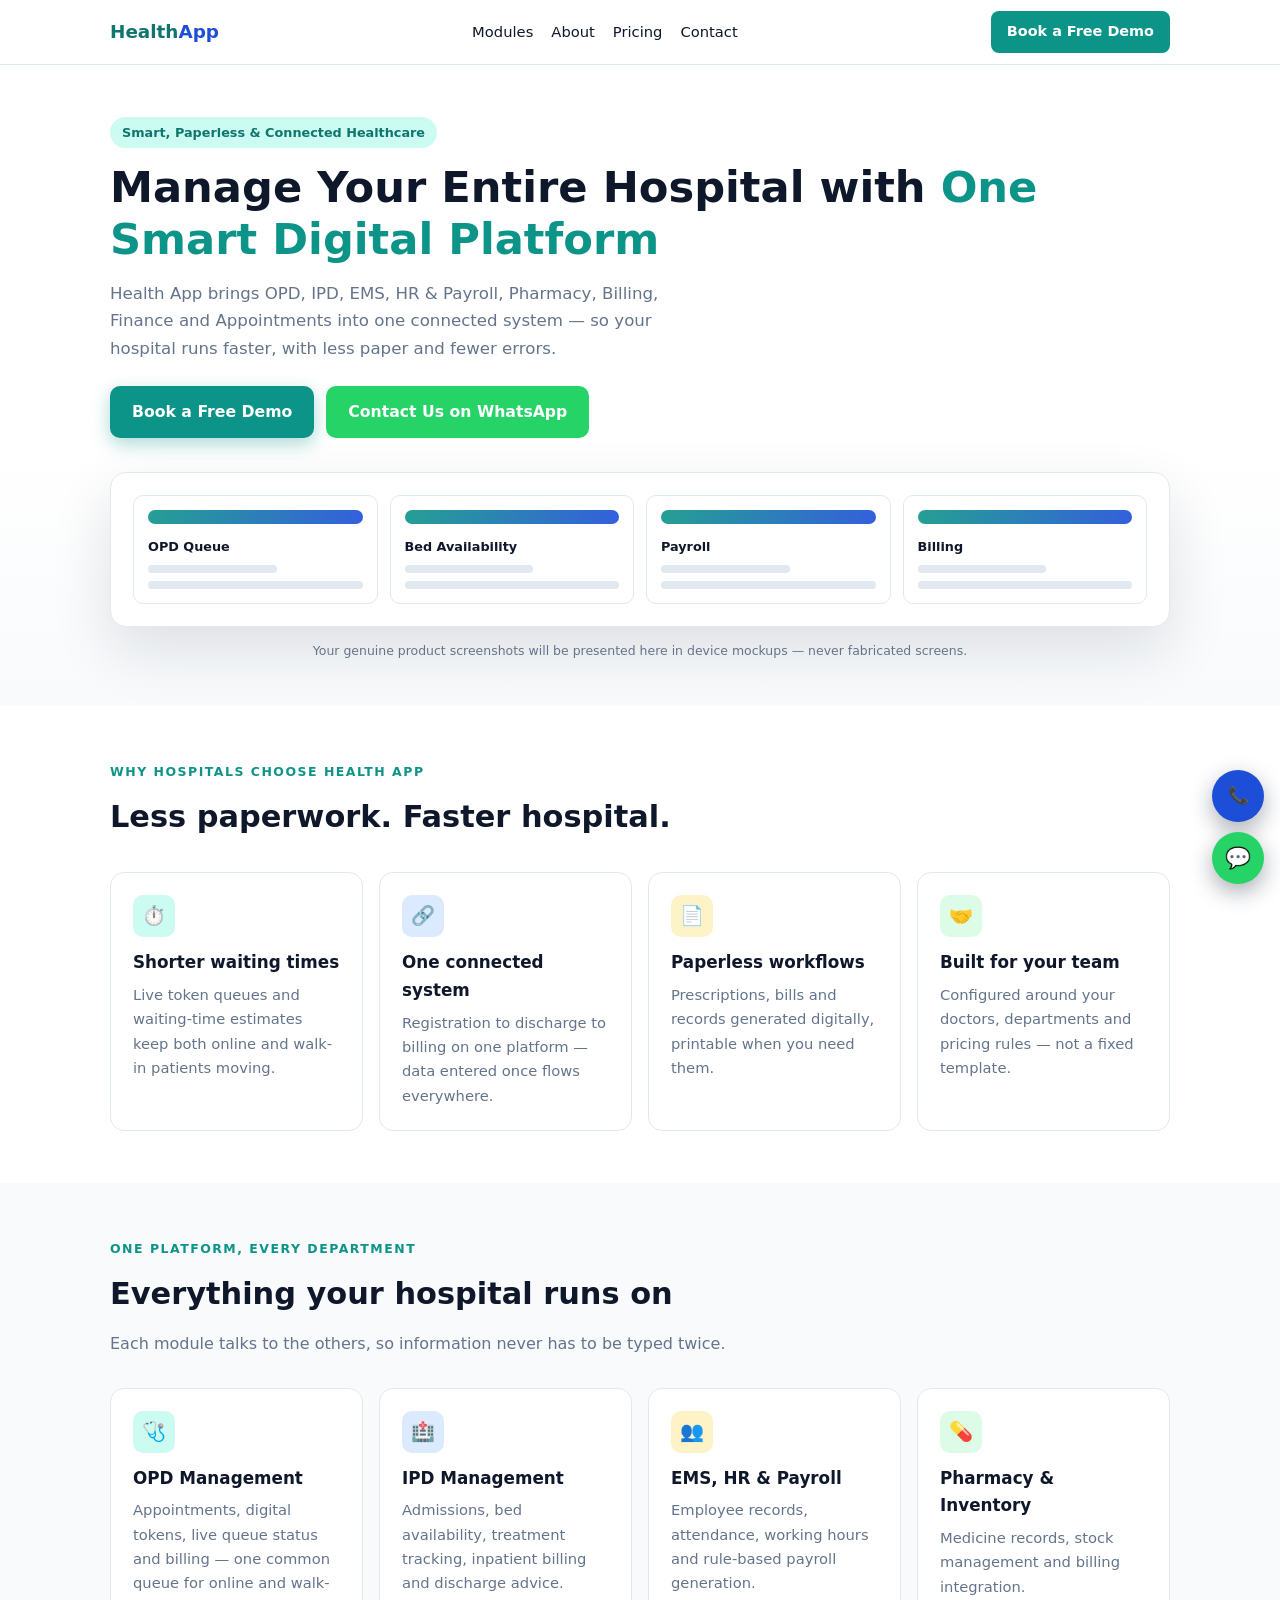
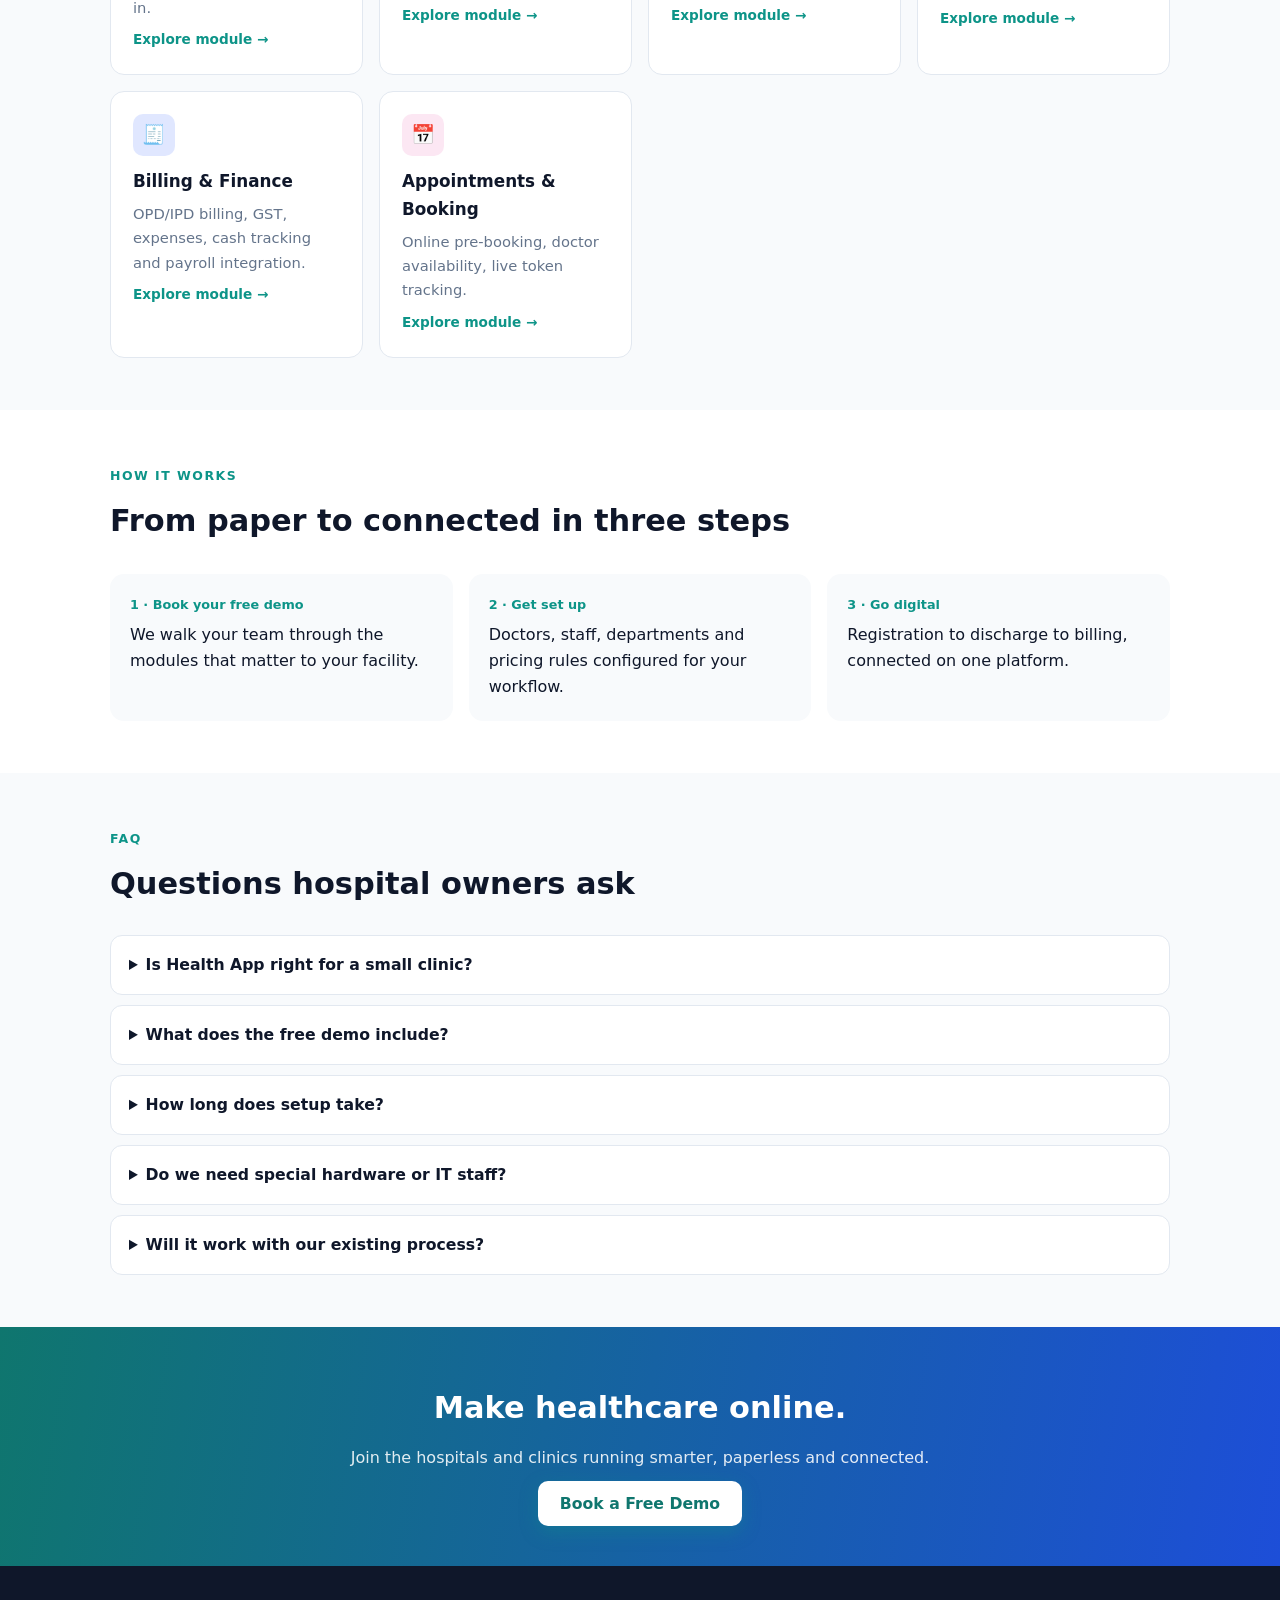
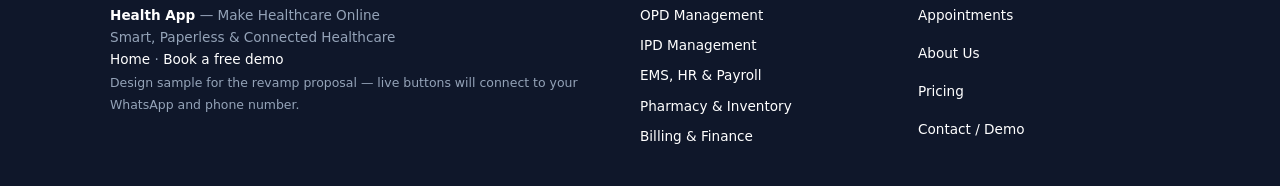
<file: index.html>
<!DOCTYPE html>
<html lang="en">
<head>
<meta charset="UTF-8">
<meta name="viewport" content="width=device-width, initial-scale=1.0">
<title>Health App — Hospital &amp; Clinic Management Software | Book a Free Demo</title>
<meta name="description" content="Health App is a complete hospital and clinic management system: OPD, IPD, EMS, HR &amp; Payroll, Pharmacy, Billing and Appointments. Smart, Paperless &amp; Connected Healthcare.">
<link rel="canonical" href="https://thehealthapp.co.in/">
<meta property="og:title" content="Health App — Hospital &amp; Clinic Management Software | Book a Free Demo">
<meta property="og:description" content="Health App is a complete hospital and clinic management system: OPD, IPD, EMS, HR &amp; Payroll, Pharmacy, Billing and Appointments. Smart, Paperless &amp; Connected Healthcare.">
<meta property="og:type" content="website">
<link rel="stylesheet" href="style.css">
<link rel="manifest" href="manifest.webmanifest">
<meta name="theme-color" content="#0d9488">
<link rel="icon" type="image/svg+xml" href="favicon.svg">
<link rel="apple-touch-icon" href="icon-192.png">
<script type="application/ld+json">
{"@context":"https://schema.org","@type":"SoftwareApplication","name":"Health App","applicationCategory":"BusinessApplication","operatingSystem":"Web","description":"Complete clinic and hospital management system: OPD, IPD, EMS, HR & Payroll, Pharmacy, Billing, Finance and Appointments.","offers":{"@type":"Offer","price":"0","priceCurrency":"INR","availability":"https://schema.org/InStock","description":"Free demo — pricing on request"}}
</script>
<script type="application/ld+json">
{"@context":"https://schema.org","@type":"Organization","name":"Health App","url":"https://thehealthapp.co.in","slogan":"Make Healthcare Online","description":"Smart, Paperless & Connected Healthcare"}
</script>
<script type="application/ld+json">{"@context": "https://schema.org", "@type": "FAQPage", "mainEntity": [{"@type": "Question", "name": "Is Health App right for a small clinic?", "acceptedAnswer": {"@type": "Answer", "text": "Yes. Clinics typically start with OPD appointments, tokens and billing, then add modules like pharmacy or HR & payroll as they grow. You only use what you need."}}, {"@type": "Question", "name": "What does the free demo include?", "acceptedAnswer": {"@type": "Answer", "text": "A guided walkthrough of the modules you care about, on your own numbers and workflows \u2014 so you can judge it on your real operations, not a canned script."}}, {"@type": "Question", "name": "How long does setup take?", "acceptedAnswer": {"@type": "Answer", "text": "Most small facilities are running within days: doctors, staff, departments and pricing rules are configured with you, then your team gets a short handover."}}, {"@type": "Question", "name": "Do we need special hardware or IT staff?", "acceptedAnswer": {"@type": "Answer", "text": "No. If you have a phone or a computer with a browser, you can run Health App. No servers to maintain."}}, {"@type": "Question", "name": "Will it work with our existing process?", "acceptedAnswer": {"@type": "Answer", "text": "Health App supports both online and walk-in patients in one common queue, so you can move to digital gradually instead of changing everything overnight."}}]}</script>
</head>
<body>
<header><nav class="wrap"><a class="logo" href="index.html">Health<span>App</span></a>
<div class="nlinks"><a href="index.html#modules">Modules</a><a href="about.html">About</a><a href="pricing.html">Pricing</a><a href="contact.html">Contact</a></div>
<a class="cta-top" href="contact.html">Book a Free Demo</a></nav></header>

<div class="hero"><div class="wrap">
<span class="badge">Smart, Paperless &amp; Connected Healthcare</span>
<h1>Manage Your Entire Hospital with <em>One Smart Digital Platform</em></h1>
<p class="sub">Health App brings OPD, IPD, EMS, HR &amp; Payroll, Pharmacy, Billing, Finance and Appointments into one connected system — so your hospital runs faster, with less paper and fewer errors.</p>
<div class="btns"><a class="btn btn-p" href="contact.html">Book a Free Demo</a><a class="btn btn-w" href="contact.html">Contact Us on WhatsApp</a></div>
<div class="mock reveal"><div class="mock-body">
<div class="mock-card"><div class="mock-head"></div><b>OPD Queue</b><i></i><i></i></div>
<div class="mock-card"><div class="mock-head"></div><b>Bed Availability</b><i></i><i></i></div>
<div class="mock-card"><div class="mock-head"></div><b>Payroll</b><i></i><i></i></div>
<div class="mock-card"><div class="mock-head"></div><b>Billing</b><i></i><i></i></div>
</div></div>
<p class="note">Your genuine product screenshots will be presented here in device mockups — never fabricated screens.</p>
</div></div>

<section id="benefits"><div class="wrap">
<span class="kicker">Why hospitals choose Health App</span>
<h2>Less paperwork. Faster hospital.</h2>
<div class="grid">
<div class="card reveal"><div class="ico" style="background:#ccfbf1">⏱️</div><h3>Shorter waiting times</h3><p>Live token queues and waiting-time estimates keep both online and walk-in patients moving.</p></div>
<div class="card reveal"><div class="ico" style="background:#dbeafe">🔗</div><h3>One connected system</h3><p>Registration to discharge to billing on one platform — data entered once flows everywhere.</p></div>
<div class="card reveal"><div class="ico" style="background:#fef3c7">📄</div><h3>Paperless workflows</h3><p>Prescriptions, bills and records generated digitally, printable when you need them.</p></div>
<div class="card reveal"><div class="ico" style="background:#dcfce7">🤝</div><h3>Built for your team</h3><p>Configured around your doctors, departments and pricing rules — not a fixed template.</p></div>
</div></div></section>

<section id="modules" style="background:var(--bg)"><div class="wrap">
<span class="kicker">One platform, every department</span>
<h2>Everything your hospital runs on</h2>
<p class="lead">Each module talks to the others, so information never has to be typed twice.</p>
<div class="grid"><a class="card reveal" href="opd.html"><div class="ico" style="background:#ccfbf1">🩺</div><h3>OPD Management</h3><p>Appointments, digital tokens, live queue status and billing — one common queue for online and walk-in.</p><span class="go">Explore module →</span></a><a class="card reveal" href="ipd.html"><div class="ico" style="background:#dbeafe">🏥</div><h3>IPD Management</h3><p>Admissions, bed availability, treatment tracking, inpatient billing and discharge advice.</p><span class="go">Explore module →</span></a><a class="card reveal" href="ems-hr-payroll.html"><div class="ico" style="background:#fef3c7">👥</div><h3>EMS, HR &amp; Payroll</h3><p>Employee records, attendance, working hours and rule-based payroll generation.</p><span class="go">Explore module →</span></a><a class="card reveal" href="pharmacy.html"><div class="ico" style="background:#dcfce7">💊</div><h3>Pharmacy &amp; Inventory</h3><p>Medicine records, stock management and billing integration.</p><span class="go">Explore module →</span></a><a class="card reveal" href="billing.html"><div class="ico" style="background:#e0e7ff">🧾</div><h3>Billing &amp; Finance</h3><p>OPD/IPD billing, GST, expenses, cash tracking and payroll integration.</p><span class="go">Explore module →</span></a><a class="card reveal" href="appointments.html"><div class="ico" style="background:#fce7f3">📅</div><h3>Appointments &amp; Booking</h3><p>Online pre-booking, doctor availability, live token tracking.</p><span class="go">Explore module →</span></a></div></div></section>

<section id="how"><div class="wrap">
<span class="kicker">How it works</span>
<h2>From paper to connected in three steps</h2>
<div class="steps">
<div class="step reveal"><b>1 · Book your free demo</b><p>We walk your team through the modules that matter to your facility.</p></div>
<div class="step reveal"><b>2 · Get set up</b><p>Doctors, staff, departments and pricing rules configured for your workflow.</p></div>
<div class="step reveal"><b>3 · Go digital</b><p>Registration to discharge to billing, connected on one platform.</p></div>
</div></div></section>

<section id="faq" style="background:var(--bg)"><div class="wrap">
<span class="kicker">FAQ</span>
<h2>Questions hospital owners ask</h2>
<div class="faq"><details><summary>Is Health App right for a small clinic?</summary><p>Yes. Clinics typically start with OPD appointments, tokens and billing, then add modules like pharmacy or HR &amp; payroll as they grow. You only use what you need.</p></details><details><summary>What does the free demo include?</summary><p>A guided walkthrough of the modules you care about, on your own numbers and workflows — so you can judge it on your real operations, not a canned script.</p></details><details><summary>How long does setup take?</summary><p>Most small facilities are running within days: doctors, staff, departments and pricing rules are configured with you, then your team gets a short handover.</p></details><details><summary>Do we need special hardware or IT staff?</summary><p>No. If you have a phone or a computer with a browser, you can run Health App. No servers to maintain.</p></details><details><summary>Will it work with our existing process?</summary><p>Health App supports both online and walk-in patients in one common queue, so you can move to digital gradually instead of changing everything overnight.</p></details></div></div></section>

<div class="band"><div class="wrap">
<h2>Make healthcare online.</h2>
<p>Join the hospitals and clinics running smarter, paperless and connected.</p>
<a class="btn btn-p" href="contact.html">Book a Free Demo</a>
</div></div>
<footer><div class="wrap"><div class="fcols">
<div><b>Health App</b> — Make Healthcare Online<br>Smart, Paperless &amp; Connected Healthcare<br><a href="index.html">Home</a> · <a href="contact.html">Book a free demo</a><br><span style="font-size:.78rem">Design sample for the revamp proposal — live buttons will connect to your WhatsApp and phone number.</span></div>
<ul><li><a href="opd.html">OPD Management</a></li><li><a href="ipd.html">IPD Management</a></li><li><a href="ems-hr-payroll.html">EMS, HR &amp; Payroll</a></li><li><a href="pharmacy.html">Pharmacy &amp; Inventory</a></li><li><a href="billing.html">Billing &amp; Finance</a></li></ul><ul><li><a href="appointments.html">Appointments</a></li><li><a href="about.html">About Us</a></li><li><a href="pricing.html">Pricing</a></li><li><a href="contact.html">Contact / Demo</a></li></ul>
</div></div></footer>
<div class="fabwrap"><a class="fab fab-c" href="contact.html" aria-label="Call us">📞</a><a class="fab fab-w" href="contact.html" aria-label="WhatsApp">💬</a></div>
<script src="nav.js"></script>
</body>
</html>
</file>
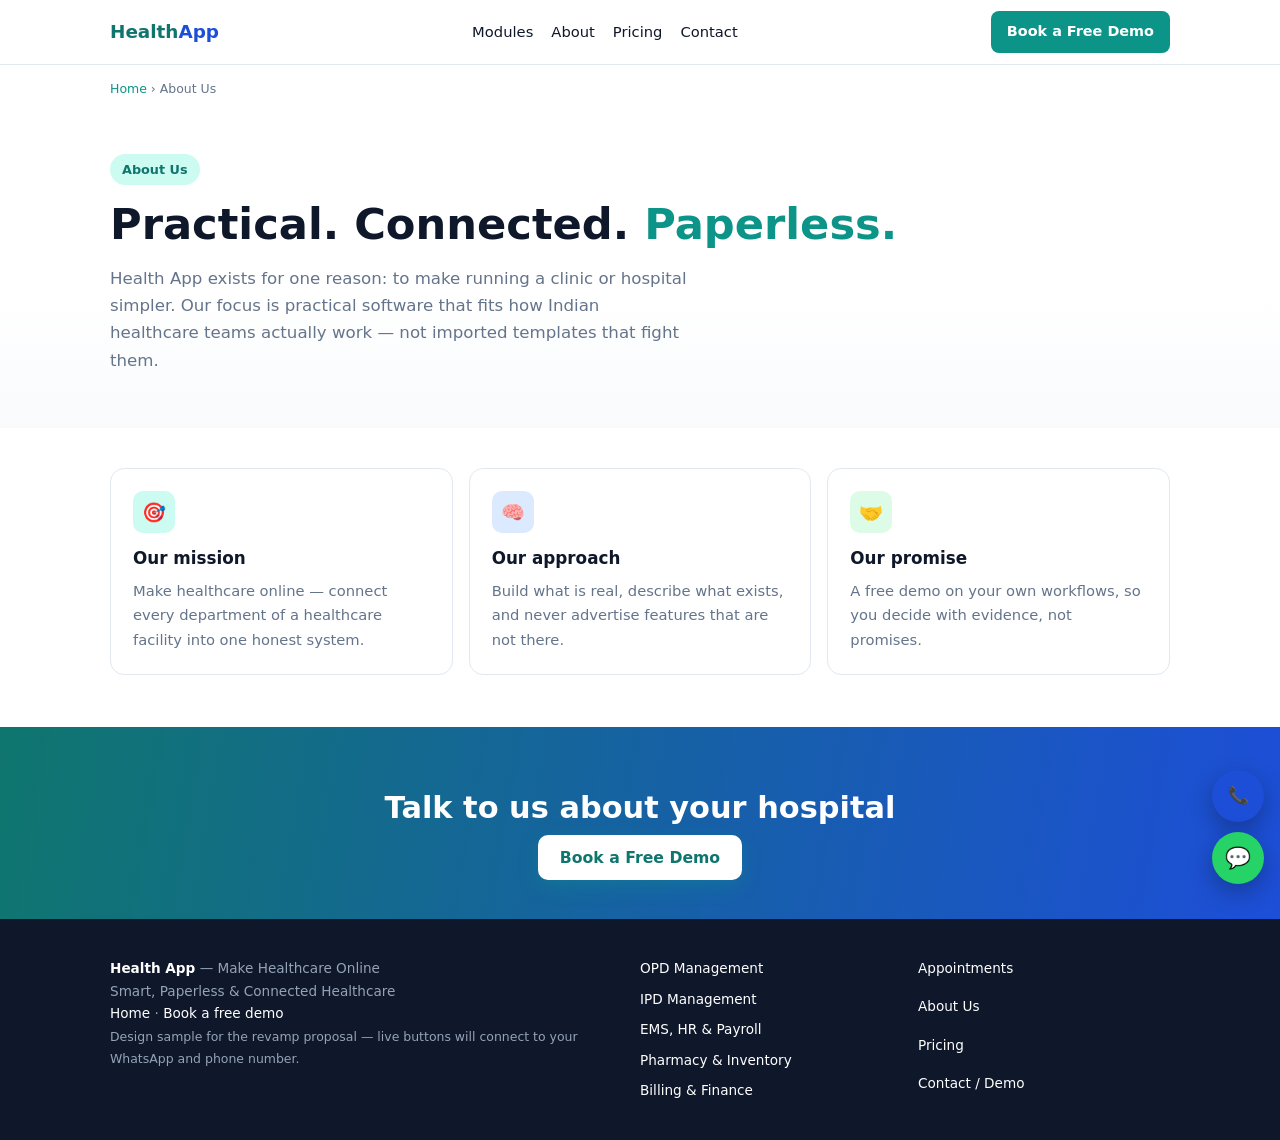
<file: about.html>
<!DOCTYPE html>
<html lang="en">
<head>
<meta charset="UTF-8">
<meta name="viewport" content="width=device-width, initial-scale=1.0">
<title>About Us — Smart, Paperless & Connected Healthcare | Health App</title>
<meta name="description" content="Health App builds practical, connected and paperless healthcare management software for clinics and hospitals.">
<link rel="canonical" href="https://thehealthapp.co.in/about.html">
<meta property="og:title" content="About Us — Smart, Paperless & Connected Healthcare | Health App">
<meta property="og:description" content="Health App builds practical, connected and paperless healthcare management software for clinics and hospitals.">
<meta property="og:type" content="website">
<link rel="stylesheet" href="style.css">

</head>
<body>
<header><nav class="wrap"><a class="logo" href="index.html">Health<span>App</span></a>
<div class="nlinks"><a href="index.html#modules">Modules</a><a href="about.html">About</a><a href="pricing.html">Pricing</a><a href="contact.html">Contact</a></div>
<a class="cta-top" href="contact.html">Book a Free Demo</a></nav></header>
<div class="wrap"><div class="crumbs"><a href="index.html">Home</a> › About Us</div></div>
<section class="hero" style="padding-bottom:30px"><div class="wrap">
<span class="badge">About Us</span>
<h1>Practical. Connected. <em>Paperless.</em></h1>
<p class="sub">Health App exists for one reason: to make running a clinic or hospital simpler. Our focus is practical software that fits how Indian healthcare teams actually work — not imported templates that fight them.</p>
</div></section>
<section style="padding-top:10px"><div class="wrap">
<div class="grid">
<div class="card reveal"><div class="ico" style="background:#ccfbf1">🎯</div><h3>Our mission</h3><p>Make healthcare online — connect every department of a healthcare facility into one honest system.</p></div>
<div class="card reveal"><div class="ico" style="background:#dbeafe">🧠</div><h3>Our approach</h3><p>Build what is real, describe what exists, and never advertise features that are not there.</p></div>
<div class="card reveal"><div class="ico" style="background:#dcfce7">🤝</div><h3>Our promise</h3><p>A free demo on your own workflows, so you decide with evidence, not promises.</p></div>
</div></div></section>
<div class="band"><div class="wrap"><h2>Talk to us about your hospital</h2><a class="btn btn-p" href="contact.html">Book a Free Demo</a></div></div>
<footer><div class="wrap"><div class="fcols">
<div><b>Health App</b> — Make Healthcare Online<br>Smart, Paperless &amp; Connected Healthcare<br><a href="index.html">Home</a> · <a href="contact.html">Book a free demo</a><br><span style="font-size:.78rem">Design sample for the revamp proposal — live buttons will connect to your WhatsApp and phone number.</span></div>
<ul><li><a href="opd.html">OPD Management</a></li><li><a href="ipd.html">IPD Management</a></li><li><a href="ems-hr-payroll.html">EMS, HR &amp; Payroll</a></li><li><a href="pharmacy.html">Pharmacy &amp; Inventory</a></li><li><a href="billing.html">Billing &amp; Finance</a></li></ul><ul><li><a href="appointments.html">Appointments</a></li><li><a href="about.html">About Us</a></li><li><a href="pricing.html">Pricing</a></li><li><a href="contact.html">Contact / Demo</a></li></ul>
</div></div></footer>
<div class="fabwrap"><a class="fab fab-c" href="contact.html" aria-label="Call us">📞</a><a class="fab fab-w" href="contact.html" aria-label="WhatsApp">💬</a></div>
<script src="nav.js"></script>
</body>
</html>
</file>
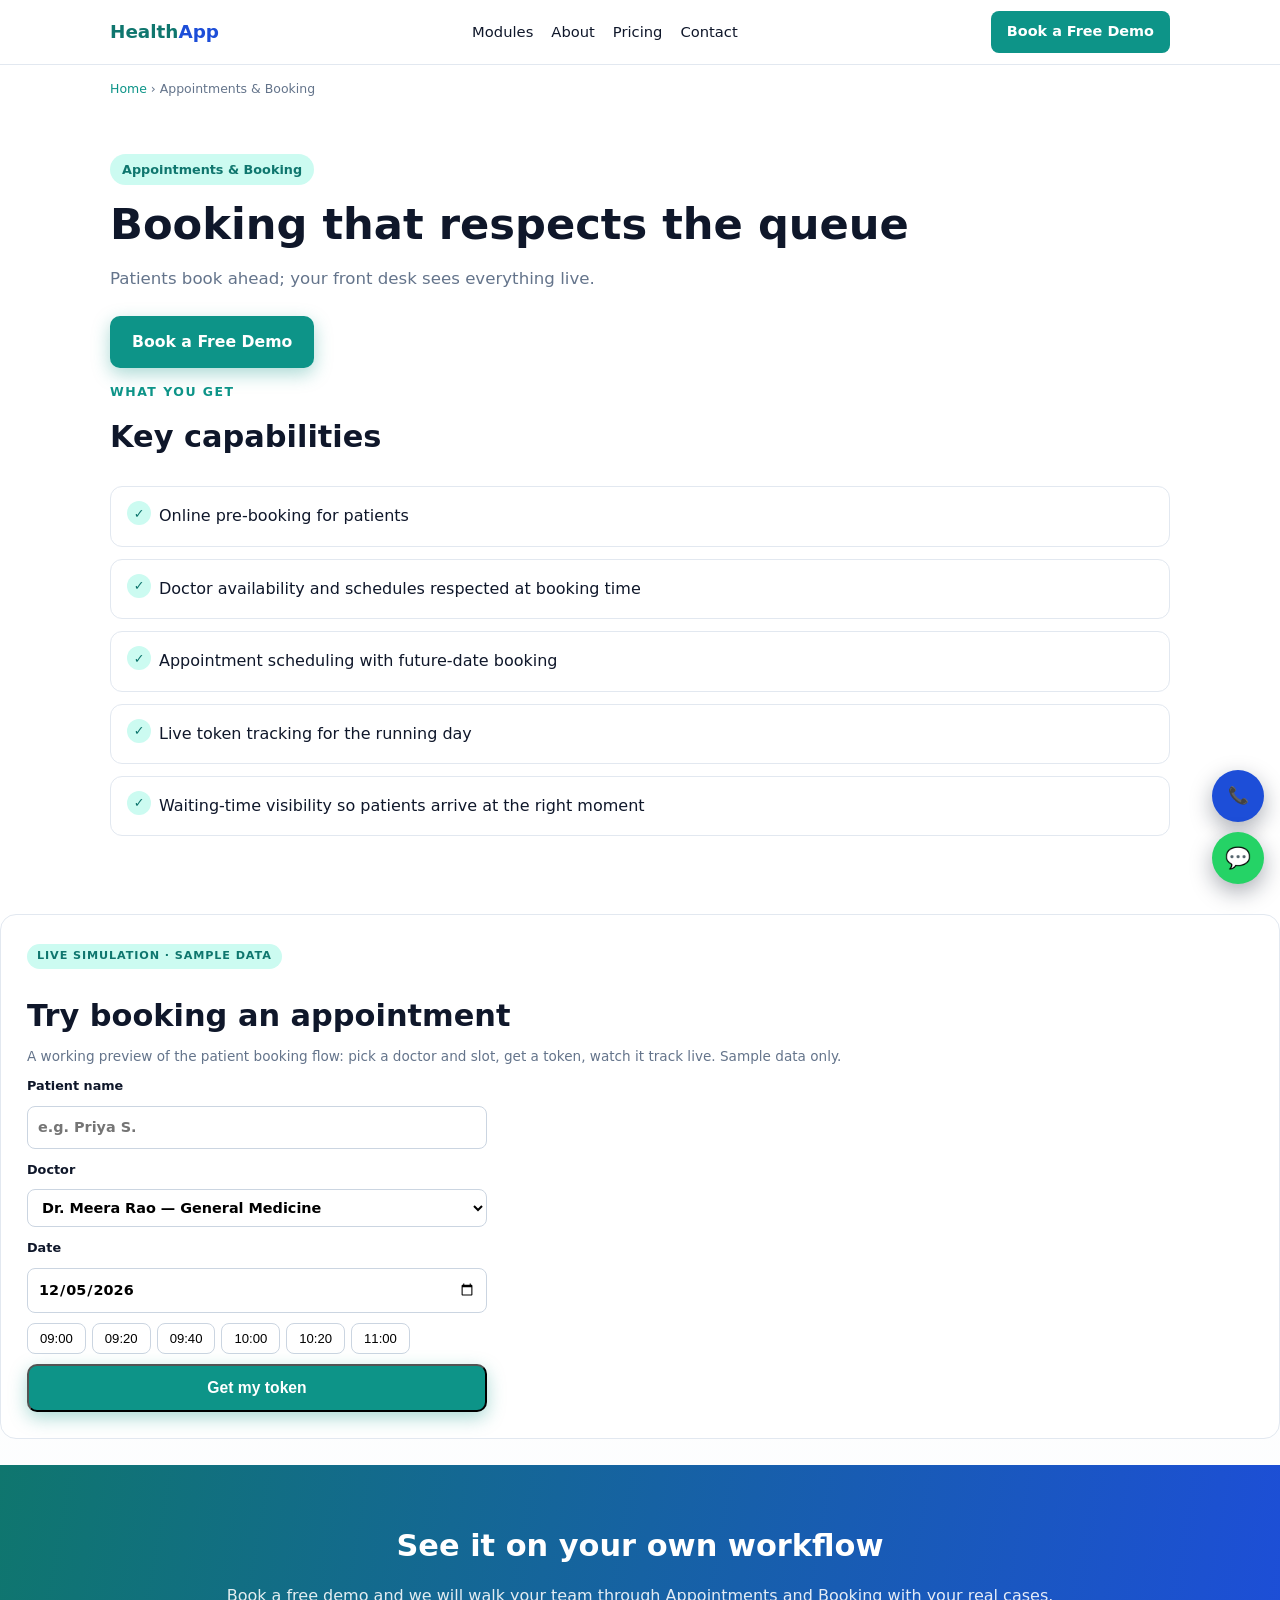
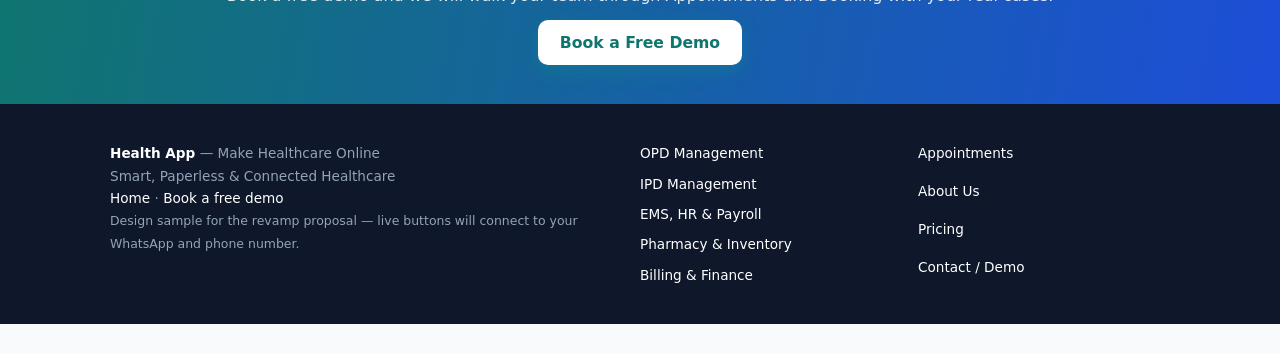
<file: appointments.html>
<!DOCTYPE html>
<html lang="en">
<head>
<meta charset="UTF-8">
<meta name="viewport" content="width=device-width, initial-scale=1.0">
<title>Appointments &amp; Patient Booking — Live Token Tracking | Health App</title>
<meta name="description" content="Online pre-booking, doctor availability, appointment scheduling and live token tracking with waiting-time visibility.">
<link rel="canonical" href="https://thehealthapp.co.in/appointments.html">
<meta property="og:title" content="Appointments &amp; Patient Booking — Live Token Tracking | Health App">
<meta property="og:description" content="Online pre-booking, doctor availability, appointment scheduling and live token tracking with waiting-time visibility.">
<meta property="og:type" content="website">
<link rel="stylesheet" href="style.css">

</head>
<body>
<header><nav class="wrap"><a class="logo" href="index.html">Health<span>App</span></a>
<div class="nlinks"><a href="index.html#modules">Modules</a><a href="about.html">About</a><a href="pricing.html">Pricing</a><a href="contact.html">Contact</a></div>
<a class="cta-top" href="contact.html">Book a Free Demo</a></nav></header>
<div class="wrap"><div class="crumbs"><a href="index.html">Home</a> › Appointments &amp; Booking</div></div>
<section class="hero" style="padding-bottom:30px"><div class="wrap">
<span class="badge">Appointments &amp; Booking</span>
<h1>Booking that respects the queue</h1>
<p class="sub">Patients book ahead; your front desk sees everything live.</p>
<div class="btns"><a class="btn btn-p" href="contact.html">Book a Free Demo</a></div>
</div></div>
<section style="padding-top:10px"><div class="wrap">
<span class="kicker">What you get</span>
<h2>Key capabilities</h2>
<ul class="flist reveal"><li>Online pre-booking for patients</li><li>Doctor availability and schedules respected at booking time</li><li>Appointment scheduling with future-date booking</li><li>Live token tracking for the running day</li><li>Waiting-time visibility so patients arrive at the right moment</li></ul>

</div></section>

<section class="demo-sec reveal"><span class="demo-chip">LIVE SIMULATION · SAMPLE DATA</span>
<h2>Try booking an appointment</h2><p style="font-size:.85rem;color:var(--mut);margin-bottom:8px">A working preview of the patient booking flow: pick a doctor and slot, get a token, watch it track live. Sample data only.</p>
<div id="bookFlow"></div></section>
<div class="band"><div class="wrap"><h2>See it on your own workflow</h2><p>Book a free demo and we will walk your team through Appointments and Booking with your real cases.</p><a class="btn btn-p" href="contact.html">Book a Free Demo</a></div></div>
<footer><div class="wrap"><div class="fcols">
<div><b>Health App</b> — Make Healthcare Online<br>Smart, Paperless &amp; Connected Healthcare<br><a href="index.html">Home</a> · <a href="contact.html">Book a free demo</a><br><span style="font-size:.78rem">Design sample for the revamp proposal — live buttons will connect to your WhatsApp and phone number.</span></div>
<ul><li><a href="opd.html">OPD Management</a></li><li><a href="ipd.html">IPD Management</a></li><li><a href="ems-hr-payroll.html">EMS, HR &amp; Payroll</a></li><li><a href="pharmacy.html">Pharmacy &amp; Inventory</a></li><li><a href="billing.html">Billing &amp; Finance</a></li></ul><ul><li><a href="appointments.html">Appointments</a></li><li><a href="about.html">About Us</a></li><li><a href="pricing.html">Pricing</a></li><li><a href="contact.html">Contact / Demo</a></li></ul>
</div></div></footer>
<div class="fabwrap"><a class="fab fab-c" href="contact.html" aria-label="Call us">📞</a><a class="fab fab-w" href="contact.html" aria-label="WhatsApp">💬</a></div>
<script src="demo.js"></script>
<script src="nav.js"></script>
</body>
</html>
</file>
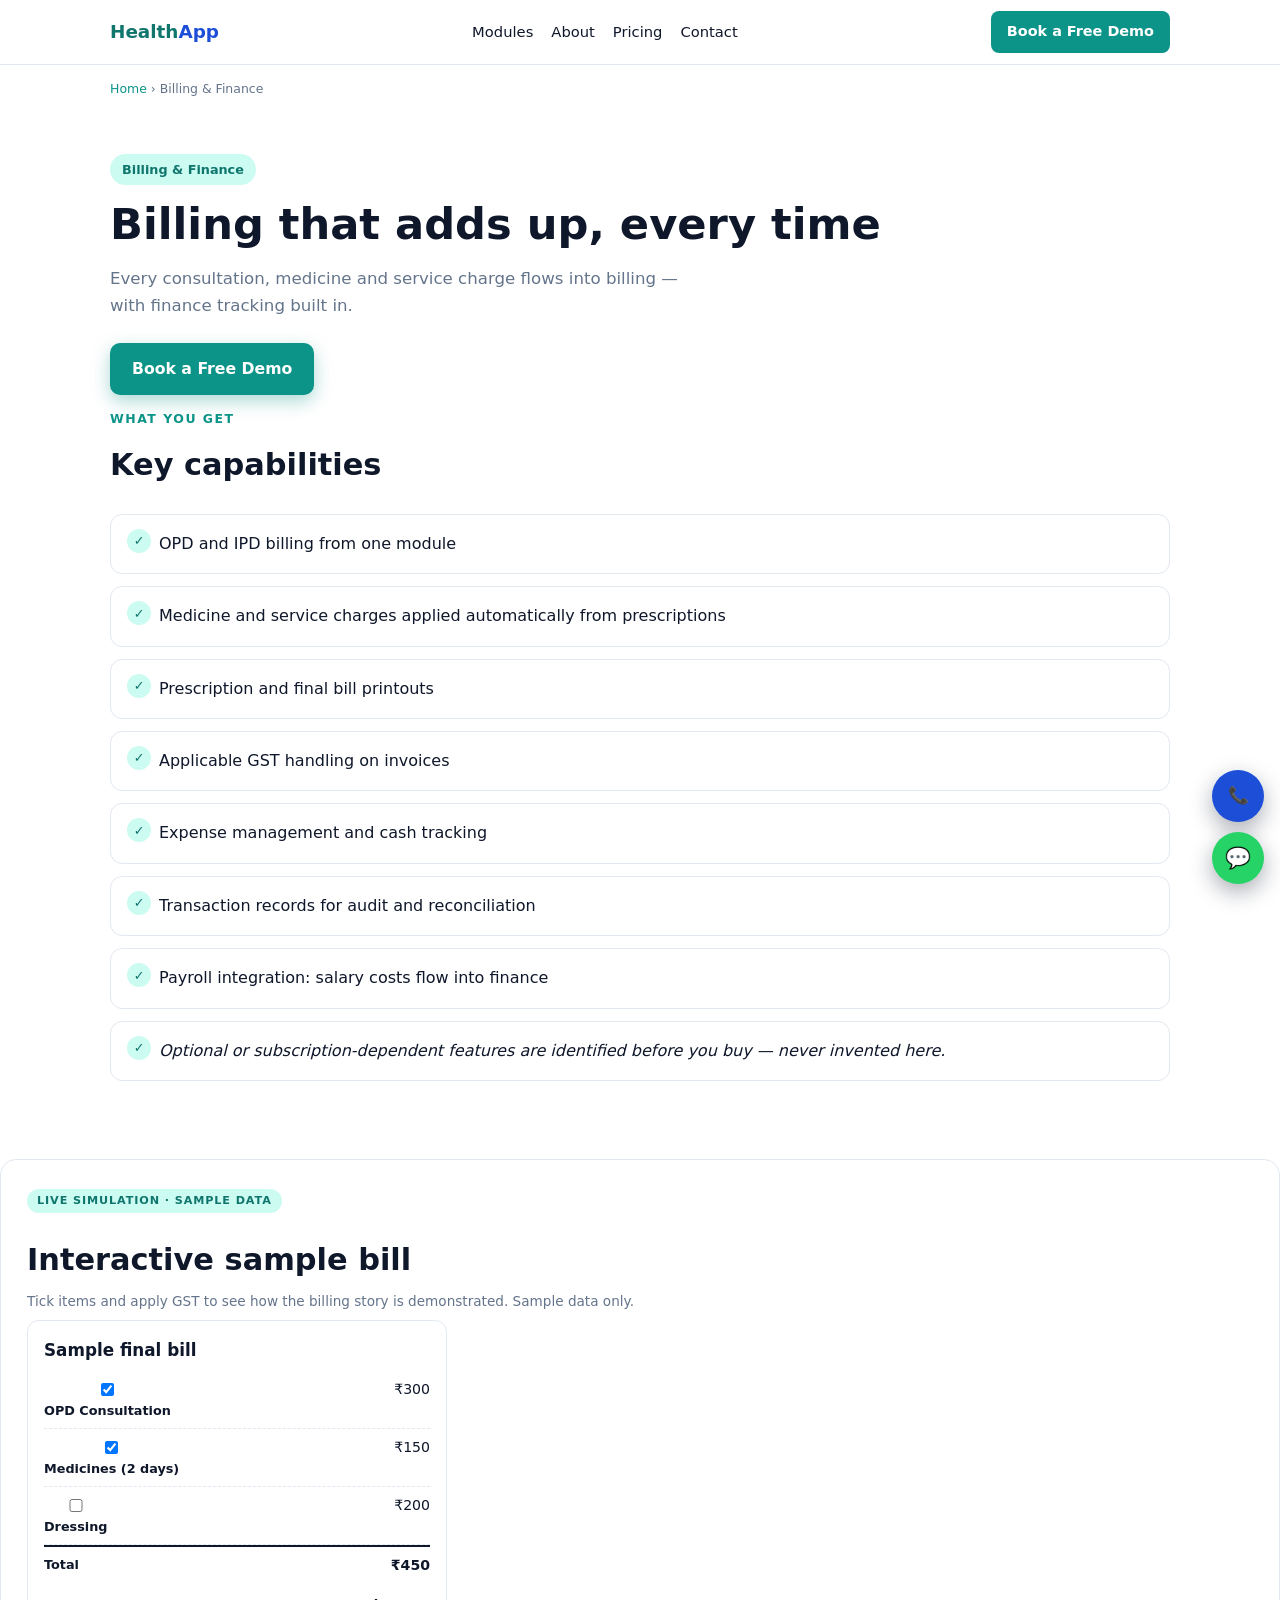
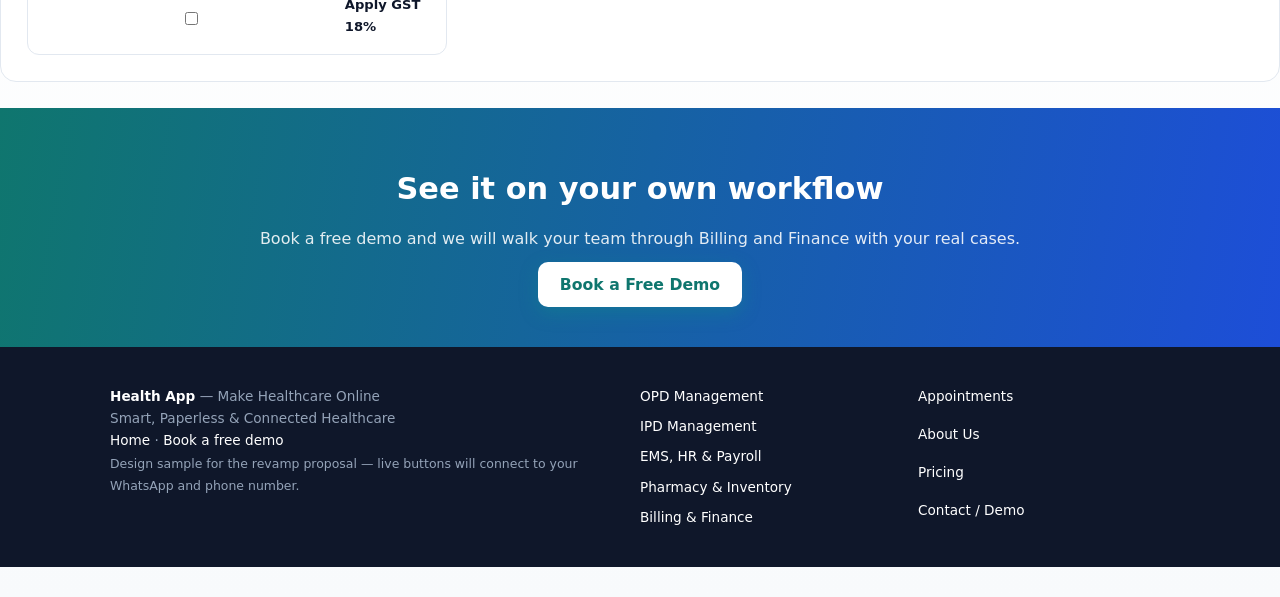
<file: billing.html>
<!DOCTYPE html>
<html lang="en">
<head>
<meta charset="UTF-8">
<meta name="viewport" content="width=device-width, initial-scale=1.0">
<title>Billing &amp; Finance — OPD/IPD Billing, GST &amp; Expenses | Health App</title>
<meta name="description" content="OPD and IPD billing, medicine and service charges, GST handling, expense management, cash tracking and payroll integration.">
<link rel="canonical" href="https://thehealthapp.co.in/billing.html">
<meta property="og:title" content="Billing &amp; Finance — OPD/IPD Billing, GST &amp; Expenses | Health App">
<meta property="og:description" content="OPD and IPD billing, medicine and service charges, GST handling, expense management, cash tracking and payroll integration.">
<meta property="og:type" content="website">
<link rel="stylesheet" href="style.css">

</head>
<body>
<header><nav class="wrap"><a class="logo" href="index.html">Health<span>App</span></a>
<div class="nlinks"><a href="index.html#modules">Modules</a><a href="about.html">About</a><a href="pricing.html">Pricing</a><a href="contact.html">Contact</a></div>
<a class="cta-top" href="contact.html">Book a Free Demo</a></nav></header>
<div class="wrap"><div class="crumbs"><a href="index.html">Home</a> › Billing &amp; Finance</div></div>
<section class="hero" style="padding-bottom:30px"><div class="wrap">
<span class="badge">Billing &amp; Finance</span>
<h1>Billing that adds up, every time</h1>
<p class="sub">Every consultation, medicine and service charge flows into billing — with finance tracking built in.</p>
<div class="btns"><a class="btn btn-p" href="contact.html">Book a Free Demo</a></div>
</div></div>
<section style="padding-top:10px"><div class="wrap">
<span class="kicker">What you get</span>
<h2>Key capabilities</h2>
<ul class="flist reveal"><li>OPD and IPD billing from one module</li><li>Medicine and service charges applied automatically from prescriptions</li><li>Prescription and final bill printouts</li><li>Applicable GST handling on invoices</li><li>Expense management and cash tracking</li><li>Transaction records for audit and reconciliation</li><li>Payroll integration: salary costs flow into finance</li><li><em>Optional or subscription-dependent features are identified before you buy — never invented here.</em></li></ul>

</div></section>

<section class="demo-sec reveal"><span class="demo-chip">LIVE SIMULATION · SAMPLE DATA</span>
<h2>Interactive sample bill</h2><p style="font-size:.85rem;color:var(--mut);margin-bottom:8px">Tick items and apply GST to see how the billing story is demonstrated. Sample data only.</p>
<div id="invoiceDemo"></div></section>
<div class="band"><div class="wrap"><h2>See it on your own workflow</h2><p>Book a free demo and we will walk your team through Billing and Finance with your real cases.</p><a class="btn btn-p" href="contact.html">Book a Free Demo</a></div></div>
<footer><div class="wrap"><div class="fcols">
<div><b>Health App</b> — Make Healthcare Online<br>Smart, Paperless &amp; Connected Healthcare<br><a href="index.html">Home</a> · <a href="contact.html">Book a free demo</a><br><span style="font-size:.78rem">Design sample for the revamp proposal — live buttons will connect to your WhatsApp and phone number.</span></div>
<ul><li><a href="opd.html">OPD Management</a></li><li><a href="ipd.html">IPD Management</a></li><li><a href="ems-hr-payroll.html">EMS, HR &amp; Payroll</a></li><li><a href="pharmacy.html">Pharmacy &amp; Inventory</a></li><li><a href="billing.html">Billing &amp; Finance</a></li></ul><ul><li><a href="appointments.html">Appointments</a></li><li><a href="about.html">About Us</a></li><li><a href="pricing.html">Pricing</a></li><li><a href="contact.html">Contact / Demo</a></li></ul>
</div></div></footer>
<div class="fabwrap"><a class="fab fab-c" href="contact.html" aria-label="Call us">📞</a><a class="fab fab-w" href="contact.html" aria-label="WhatsApp">💬</a></div>
<script src="demo.js"></script>
<script src="nav.js"></script>
</body>
</html>
</file>
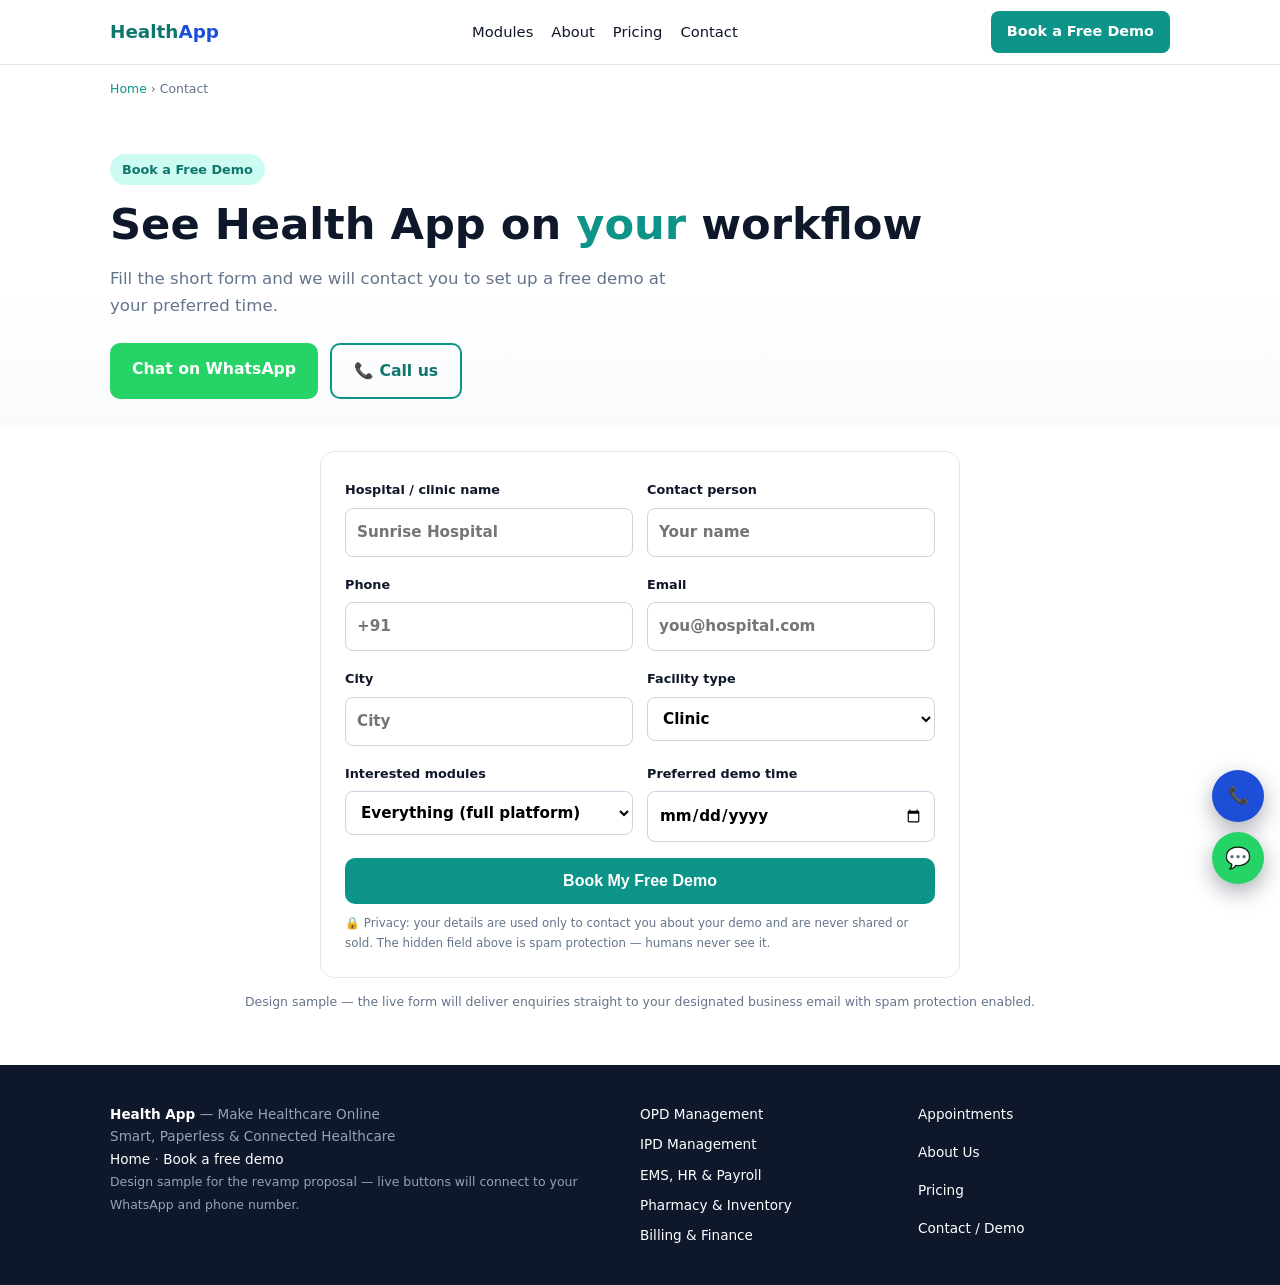
<file: contact.html>
<!DOCTYPE html>
<html lang="en">
<head>
<meta charset="UTF-8">
<meta name="viewport" content="width=device-width, initial-scale=1.0">
<title>Book a Free Demo — Health App</title>
<meta name="description" content="Request a free demo of Health App">
<link rel="canonical" href="https://thehealthapp.co.in/contact.html">
<meta property="og:title" content="Book a Free Demo — Health App">
<meta property="og:description" content="Request a free demo of Health App">
<meta property="og:type" content="website">
<link rel="stylesheet" href="style.css">

</head>
<body>
<header><nav class="wrap"><a class="logo" href="index.html">Health<span>App</span></a>
<div class="nlinks"><a href="index.html#modules">Modules</a><a href="about.html">About</a><a href="pricing.html">Pricing</a><a href="contact.html">Contact</a></div>
<a class="cta-top" href="contact.html">Book a Free Demo</a></nav></header>
<div class="wrap"><div class="crumbs"><a href="index.html">Home</a> › Contact</div></div>
<section class="hero" style="padding-bottom:26px"><div class="wrap">
<span class="badge">Book a Free Demo</span>
<h1>See Health App on <em>your</em> workflow</h1>
<p class="sub">Fill the short form and we will contact you to set up a free demo at your preferred time.</p>
<div class="btns"><a class="btn btn-w" href="contact.html">Chat on WhatsApp</a><a class="btn btn-o" href="contact.html">📞 Call us</a></div>
</div></section>
<section style="padding-top:0"><div class="wrap">
<form class="dform" onsubmit="return false;">
<div class="frow">
<div><label>Hospital / clinic name<input required placeholder="Sunrise Hospital"></label></div>
<div><label>Contact person<input required placeholder="Your name"></label></div>
<div><label>Phone<input required type="tel" placeholder="+91"></label></div>
<div><label>Email<input type="email" placeholder="you@hospital.com"></label></div>
<div><label>City<input placeholder="City"></label></div>
<div><label>Facility type<select><option>Clinic</option><option>Hospital</option><option>Nursing home</option><option>Diagnostic centre</option></select></label></div>
<div><label>Interested modules<select><option>Everything (full platform)</option><option>OPD + Billing</option><option>IPD + Pharmacy</option><option>EMS, HR &amp; Payroll</option><option>Appointments</option></select></label></div>
<div><label>Preferred demo time<input type="date"></label></div>
</div>
<div class="hp"><label>Company<input name="company" tabindex="-1" autocomplete="off"></label></div>
<button class="send">Book My Free Demo</button>
<p class="fine">🔒 Privacy: your details are used only to contact you about your demo and are never shared or sold. The hidden field above is spam protection — humans never see it.</p>
</form>
<p id="ok" class="okmsg">✅ Thank you! Your demo request has been received. We will contact you within one working day.</p>
<p class="note">Design sample — the live form will deliver enquiries straight to your designated business email with spam protection enabled.</p>
</div></section>
<footer><div class="wrap"><div class="fcols">
<div><b>Health App</b> — Make Healthcare Online<br>Smart, Paperless &amp; Connected Healthcare<br><a href="index.html">Home</a> · <a href="contact.html">Book a free demo</a><br><span style="font-size:.78rem">Design sample for the revamp proposal — live buttons will connect to your WhatsApp and phone number.</span></div>
<ul><li><a href="opd.html">OPD Management</a></li><li><a href="ipd.html">IPD Management</a></li><li><a href="ems-hr-payroll.html">EMS, HR &amp; Payroll</a></li><li><a href="pharmacy.html">Pharmacy &amp; Inventory</a></li><li><a href="billing.html">Billing &amp; Finance</a></li></ul><ul><li><a href="appointments.html">Appointments</a></li><li><a href="about.html">About Us</a></li><li><a href="pricing.html">Pricing</a></li><li><a href="contact.html">Contact / Demo</a></li></ul>
</div></div></footer>
<div class="fabwrap"><a class="fab fab-c" href="contact.html" aria-label="Call us">📞</a><a class="fab fab-w" href="contact.html" aria-label="WhatsApp">💬</a></div>
<script src="nav.js"></script>
</body>
</html>
</file>
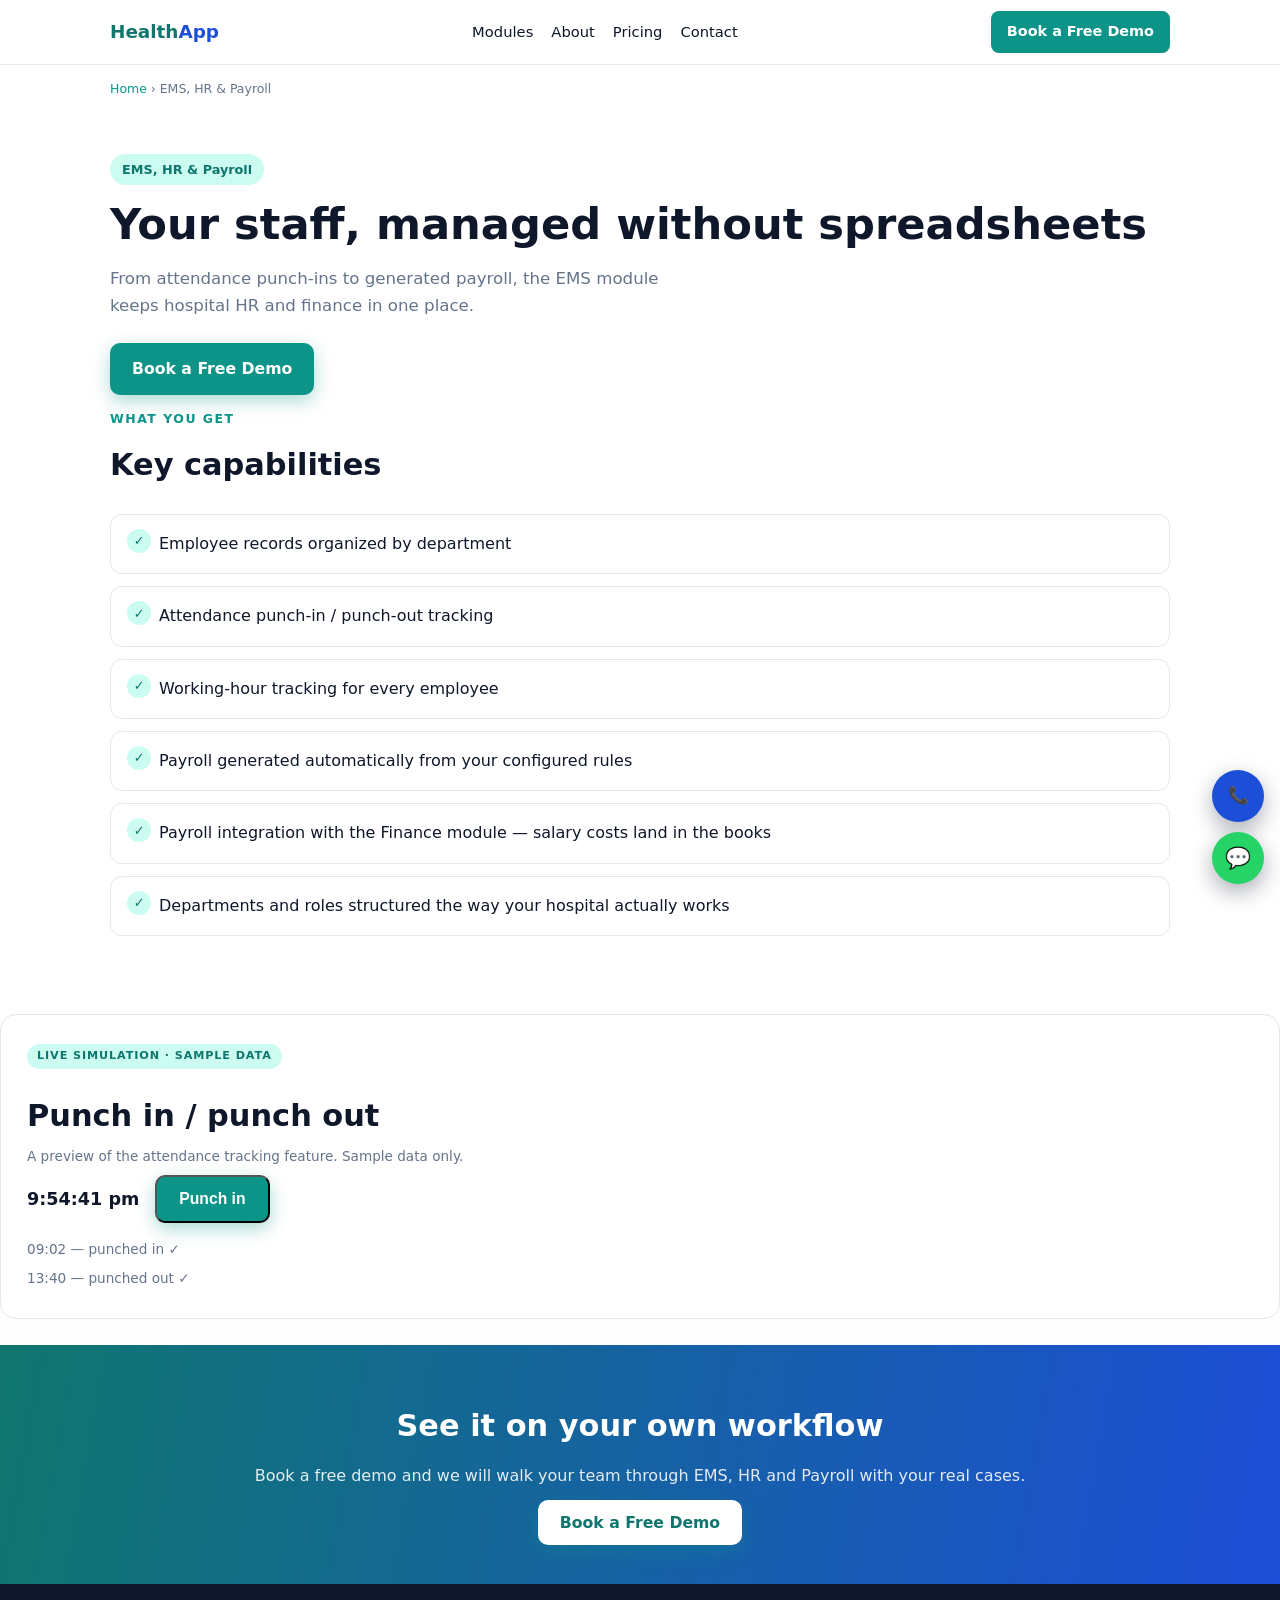
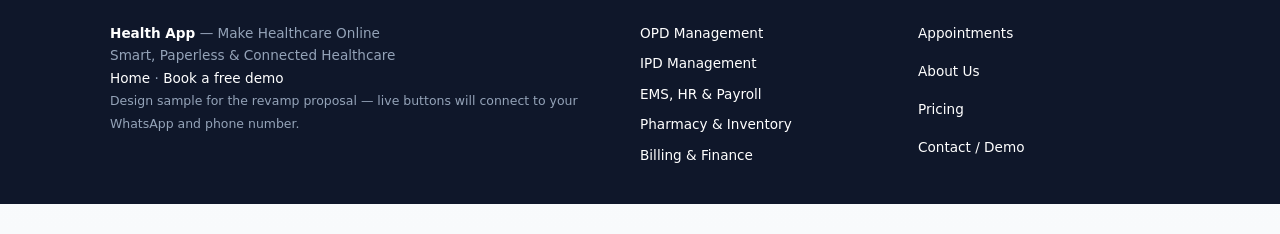
<file: ems-hr-payroll.html>
<!DOCTYPE html>
<html lang="en">
<head>
<meta charset="UTF-8">
<meta name="viewport" content="width=device-width, initial-scale=1.0">
<title>EMS, HR &amp; Payroll — Staff, Attendance &amp; Payroll | Health App</title>
<meta name="description" content="Employee records, departments, attendance punch-in/punch-out, working-hour tracking and rule-based payroll generation integrated with Finance.">
<link rel="canonical" href="https://thehealthapp.co.in/ems-hr-payroll.html">
<meta property="og:title" content="EMS, HR &amp; Payroll — Staff, Attendance &amp; Payroll | Health App">
<meta property="og:description" content="Employee records, departments, attendance punch-in/punch-out, working-hour tracking and rule-based payroll generation integrated with Finance.">
<meta property="og:type" content="website">
<link rel="stylesheet" href="style.css">

</head>
<body>
<header><nav class="wrap"><a class="logo" href="index.html">Health<span>App</span></a>
<div class="nlinks"><a href="index.html#modules">Modules</a><a href="about.html">About</a><a href="pricing.html">Pricing</a><a href="contact.html">Contact</a></div>
<a class="cta-top" href="contact.html">Book a Free Demo</a></nav></header>
<div class="wrap"><div class="crumbs"><a href="index.html">Home</a> › EMS, HR &amp; Payroll</div></div>
<section class="hero" style="padding-bottom:30px"><div class="wrap">
<span class="badge">EMS, HR &amp; Payroll</span>
<h1>Your staff, managed without spreadsheets</h1>
<p class="sub">From attendance punch-ins to generated payroll, the EMS module keeps hospital HR and finance in one place.</p>
<div class="btns"><a class="btn btn-p" href="contact.html">Book a Free Demo</a></div>
</div></div>
<section style="padding-top:10px"><div class="wrap">
<span class="kicker">What you get</span>
<h2>Key capabilities</h2>
<ul class="flist reveal"><li>Employee records organized by department</li><li>Attendance punch-in / punch-out tracking</li><li>Working-hour tracking for every employee</li><li>Payroll generated automatically from your configured rules</li><li>Payroll integration with the Finance module — salary costs land in the books</li><li>Departments and roles structured the way your hospital actually works</li></ul>

</div></section>

<section class="demo-sec reveal"><span class="demo-chip">LIVE SIMULATION · SAMPLE DATA</span>
<h2>Punch in / punch out</h2><p style="font-size:.85rem;color:var(--mut);margin-bottom:8px">A preview of the attendance tracking feature. Sample data only.</p>
<div id="punchDemo"></div></section>
<div class="band"><div class="wrap"><h2>See it on your own workflow</h2><p>Book a free demo and we will walk your team through EMS, HR and Payroll with your real cases.</p><a class="btn btn-p" href="contact.html">Book a Free Demo</a></div></div>
<footer><div class="wrap"><div class="fcols">
<div><b>Health App</b> — Make Healthcare Online<br>Smart, Paperless &amp; Connected Healthcare<br><a href="index.html">Home</a> · <a href="contact.html">Book a free demo</a><br><span style="font-size:.78rem">Design sample for the revamp proposal — live buttons will connect to your WhatsApp and phone number.</span></div>
<ul><li><a href="opd.html">OPD Management</a></li><li><a href="ipd.html">IPD Management</a></li><li><a href="ems-hr-payroll.html">EMS, HR &amp; Payroll</a></li><li><a href="pharmacy.html">Pharmacy &amp; Inventory</a></li><li><a href="billing.html">Billing &amp; Finance</a></li></ul><ul><li><a href="appointments.html">Appointments</a></li><li><a href="about.html">About Us</a></li><li><a href="pricing.html">Pricing</a></li><li><a href="contact.html">Contact / Demo</a></li></ul>
</div></div></footer>
<div class="fabwrap"><a class="fab fab-c" href="contact.html" aria-label="Call us">📞</a><a class="fab fab-w" href="contact.html" aria-label="WhatsApp">💬</a></div>
<script src="demo.js"></script>
<script src="nav.js"></script>
</body>
</html>
</file>
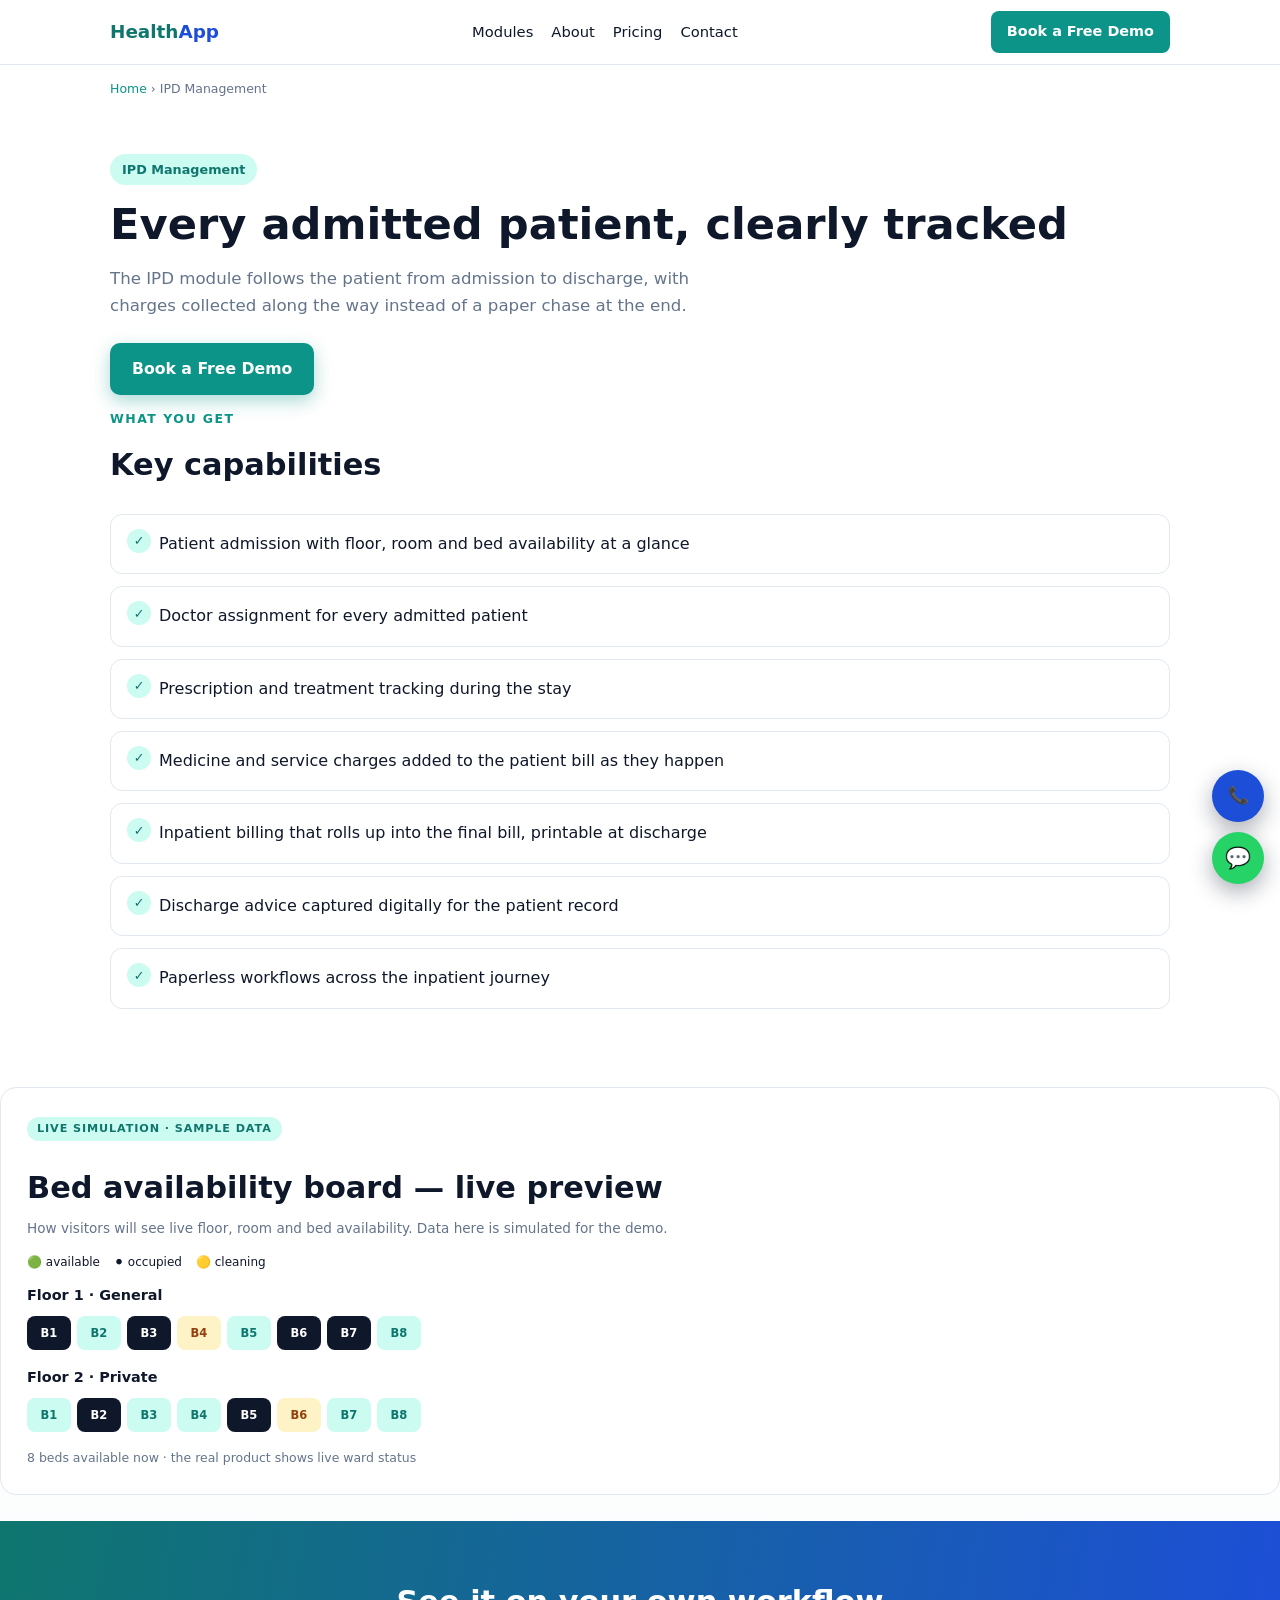
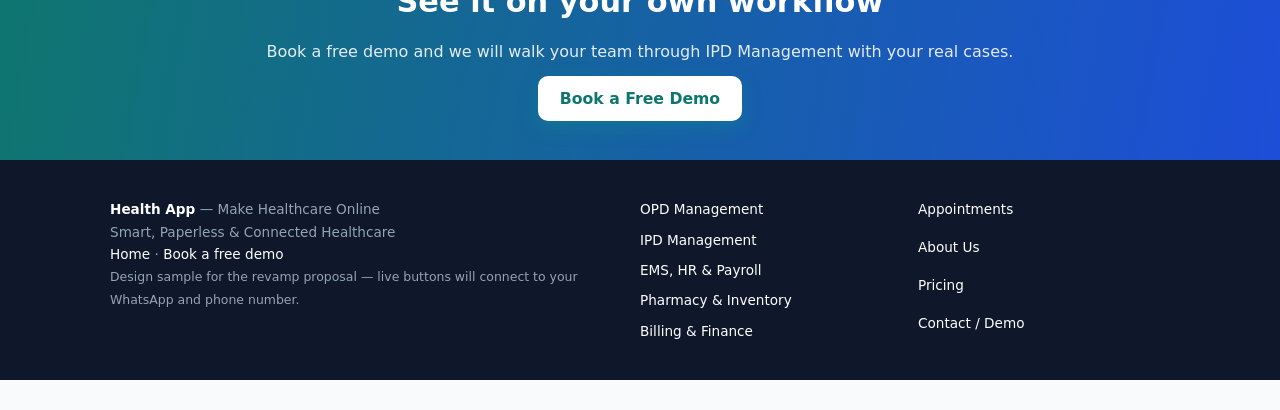
<file: ipd.html>
<!DOCTYPE html>
<html lang="en">
<head>
<meta charset="UTF-8">
<meta name="viewport" content="width=device-width, initial-scale=1.0">
<title>IPD Management — Admissions, Beds &amp; Inpatient Billing | Health App</title>
<meta name="description" content="Patient admission, floor/room/bed availability, doctor assignment, treatment tracking and inpatient billing — paperless IPD management.">
<link rel="canonical" href="https://thehealthapp.co.in/ipd.html">
<meta property="og:title" content="IPD Management — Admissions, Beds &amp; Inpatient Billing | Health App">
<meta property="og:description" content="Patient admission, floor/room/bed availability, doctor assignment, treatment tracking and inpatient billing — paperless IPD management.">
<meta property="og:type" content="website">
<link rel="stylesheet" href="style.css">

</head>
<body>
<header><nav class="wrap"><a class="logo" href="index.html">Health<span>App</span></a>
<div class="nlinks"><a href="index.html#modules">Modules</a><a href="about.html">About</a><a href="pricing.html">Pricing</a><a href="contact.html">Contact</a></div>
<a class="cta-top" href="contact.html">Book a Free Demo</a></nav></header>
<div class="wrap"><div class="crumbs"><a href="index.html">Home</a> › IPD Management</div></div>
<section class="hero" style="padding-bottom:30px"><div class="wrap">
<span class="badge">IPD Management</span>
<h1>Every admitted patient, clearly tracked</h1>
<p class="sub">The IPD module follows the patient from admission to discharge, with charges collected along the way instead of a paper chase at the end.</p>
<div class="btns"><a class="btn btn-p" href="contact.html">Book a Free Demo</a></div>
</div></div>
<section style="padding-top:10px"><div class="wrap">
<span class="kicker">What you get</span>
<h2>Key capabilities</h2>
<ul class="flist reveal"><li>Patient admission with floor, room and bed availability at a glance</li><li>Doctor assignment for every admitted patient</li><li>Prescription and treatment tracking during the stay</li><li>Medicine and service charges added to the patient bill as they happen</li><li>Inpatient billing that rolls up into the final bill, printable at discharge</li><li>Discharge advice captured digitally for the patient record</li><li>Paperless workflows across the inpatient journey</li></ul>

</div></section>

<section class="demo-sec reveal"><span class="demo-chip">LIVE SIMULATION · SAMPLE DATA</span>
<h2>Bed availability board — live preview</h2><p style="font-size:.85rem;color:var(--mut);margin-bottom:8px">How visitors will see live floor, room and bed availability. Data here is simulated for the demo.</p>
<div class="legend" style="margin-top:6px"><span>🟢 available</span><span>⚫ occupied</span><span>🟡 cleaning</span></div><div id="bedBoard"></div></section>
<div class="band"><div class="wrap"><h2>See it on your own workflow</h2><p>Book a free demo and we will walk your team through IPD Management with your real cases.</p><a class="btn btn-p" href="contact.html">Book a Free Demo</a></div></div>
<footer><div class="wrap"><div class="fcols">
<div><b>Health App</b> — Make Healthcare Online<br>Smart, Paperless &amp; Connected Healthcare<br><a href="index.html">Home</a> · <a href="contact.html">Book a free demo</a><br><span style="font-size:.78rem">Design sample for the revamp proposal — live buttons will connect to your WhatsApp and phone number.</span></div>
<ul><li><a href="opd.html">OPD Management</a></li><li><a href="ipd.html">IPD Management</a></li><li><a href="ems-hr-payroll.html">EMS, HR &amp; Payroll</a></li><li><a href="pharmacy.html">Pharmacy &amp; Inventory</a></li><li><a href="billing.html">Billing &amp; Finance</a></li></ul><ul><li><a href="appointments.html">Appointments</a></li><li><a href="about.html">About Us</a></li><li><a href="pricing.html">Pricing</a></li><li><a href="contact.html">Contact / Demo</a></li></ul>
</div></div></footer>
<div class="fabwrap"><a class="fab fab-c" href="contact.html" aria-label="Call us">📞</a><a class="fab fab-w" href="contact.html" aria-label="WhatsApp">💬</a></div>
<script src="demo.js"></script>
<script src="nav.js"></script>
</body>
</html>
</file>
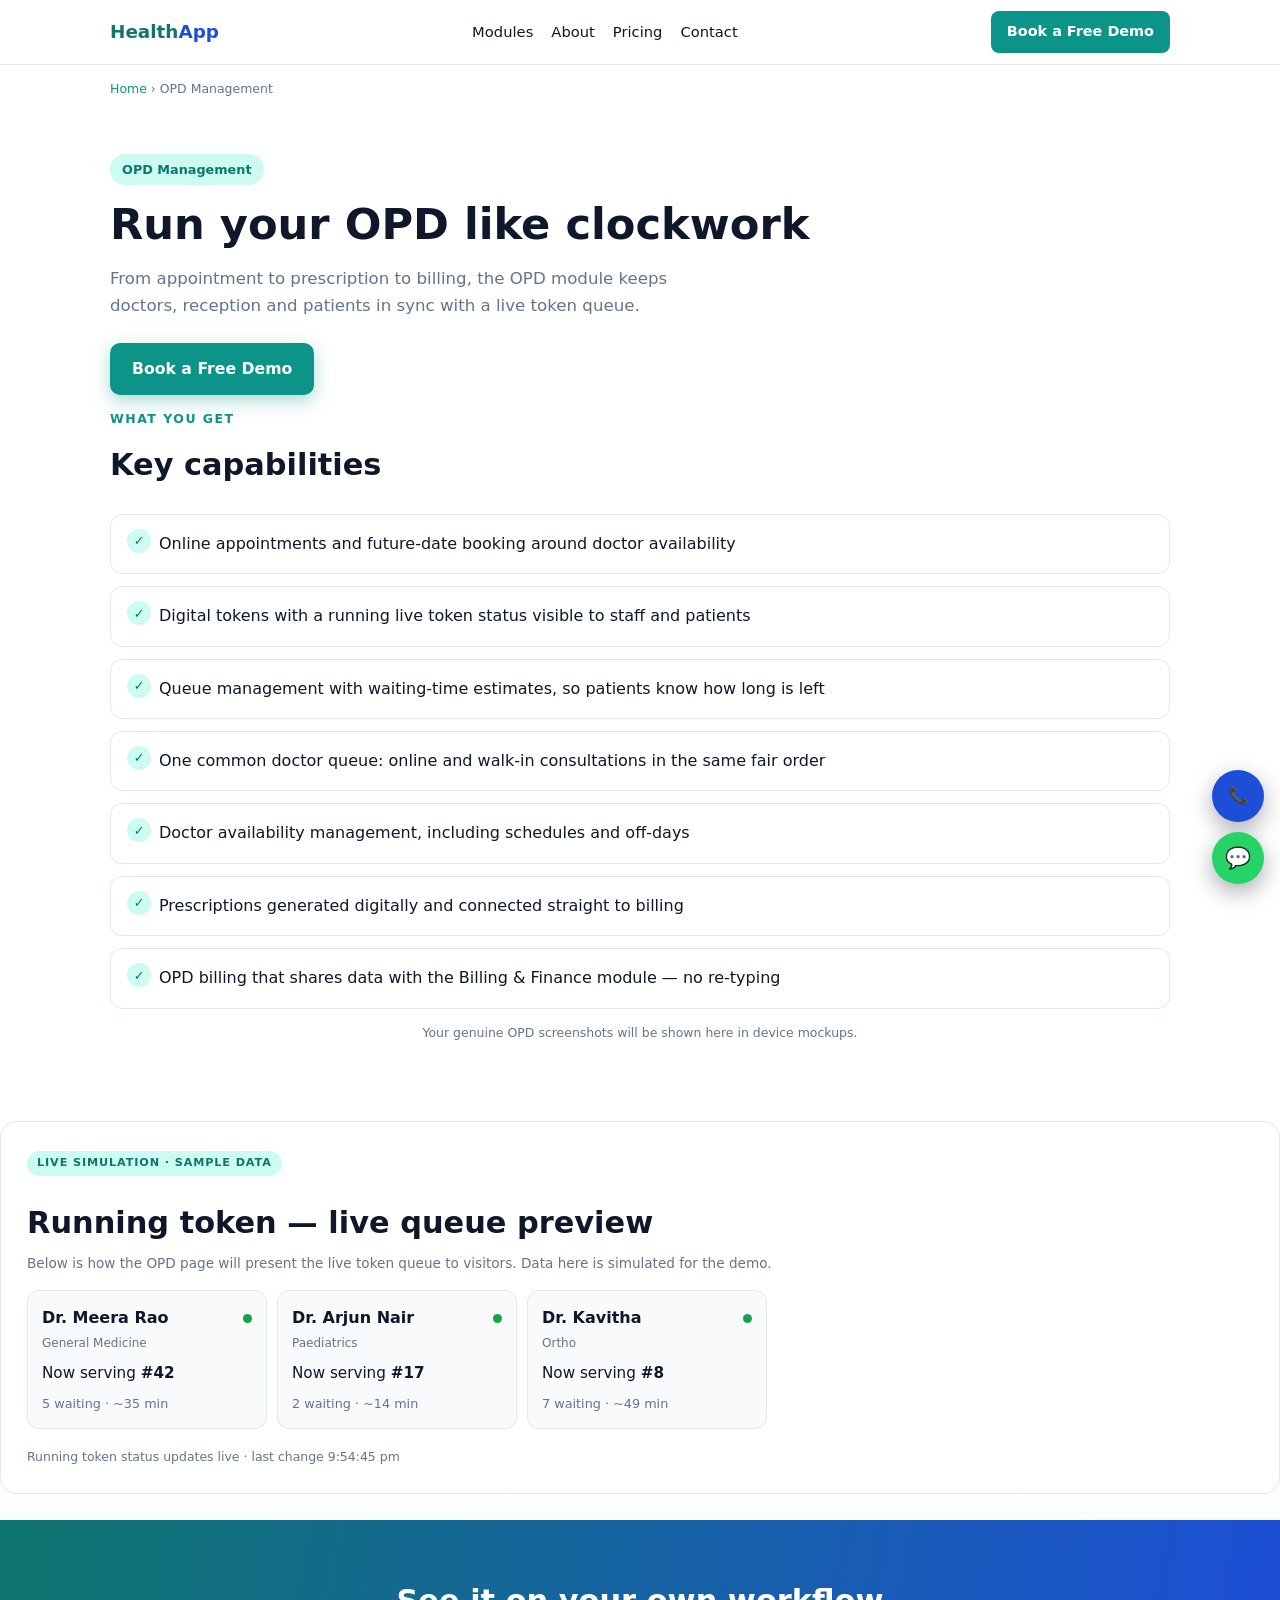
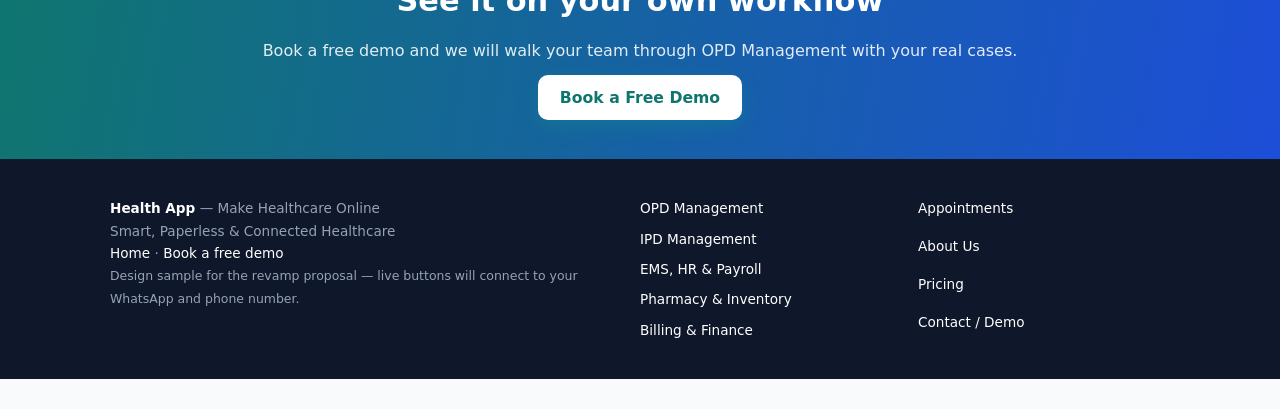
<file: opd.html>
<!DOCTYPE html>
<html lang="en">
<head>
<meta charset="UTF-8">
<meta name="viewport" content="width=device-width, initial-scale=1.0">
<title>OPD Management — Appointments, Tokens &amp; Live Queue | Health App</title>
<meta name="description" content="Online appointments, digital tokens and live patient queue status for clinics and hospitals. One common doctor queue for online and offline consultations.">
<link rel="canonical" href="https://thehealthapp.co.in/opd.html">
<meta property="og:title" content="OPD Management — Appointments, Tokens &amp; Live Queue | Health App">
<meta property="og:description" content="Online appointments, digital tokens and live patient queue status for clinics and hospitals. One common doctor queue for online and offline consultations.">
<meta property="og:type" content="website">
<link rel="stylesheet" href="style.css">

</head>
<body>
<header><nav class="wrap"><a class="logo" href="index.html">Health<span>App</span></a>
<div class="nlinks"><a href="index.html#modules">Modules</a><a href="about.html">About</a><a href="pricing.html">Pricing</a><a href="contact.html">Contact</a></div>
<a class="cta-top" href="contact.html">Book a Free Demo</a></nav></header>
<div class="wrap"><div class="crumbs"><a href="index.html">Home</a> › OPD Management</div></div>
<section class="hero" style="padding-bottom:30px"><div class="wrap">
<span class="badge">OPD Management</span>
<h1>Run your OPD like clockwork</h1>
<p class="sub">From appointment to prescription to billing, the OPD module keeps doctors, reception and patients in sync with a live token queue.</p>
<div class="btns"><a class="btn btn-p" href="contact.html">Book a Free Demo</a></div>
</div></div>
<section style="padding-top:10px"><div class="wrap">
<span class="kicker">What you get</span>
<h2>Key capabilities</h2>
<ul class="flist reveal"><li>Online appointments and future-date booking around doctor availability</li><li>Digital tokens with a running live token status visible to staff and patients</li><li>Queue management with waiting-time estimates, so patients know how long is left</li><li>One common doctor queue: online and walk-in consultations in the same fair order</li><li>Doctor availability management, including schedules and off-days</li><li>Prescriptions generated digitally and connected straight to billing</li><li>OPD billing that shares data with the Billing &amp; Finance module — no re-typing</li></ul>
<p class="note">Your genuine OPD screenshots will be shown here in device mockups.</p>
</div></section>

<section class="demo-sec reveal"><span class="demo-chip">LIVE SIMULATION · SAMPLE DATA</span>
<h2>Running token — live queue preview</h2><p style="font-size:.85rem;color:var(--mut);margin-bottom:8px">Below is how the OPD page will present the live token queue to visitors. Data here is simulated for the demo.</p>
<div id="tokBoard" style="display:flex;flex-wrap:wrap"></div></section>
<div class="band"><div class="wrap"><h2>See it on your own workflow</h2><p>Book a free demo and we will walk your team through OPD Management with your real cases.</p><a class="btn btn-p" href="contact.html">Book a Free Demo</a></div></div>
<footer><div class="wrap"><div class="fcols">
<div><b>Health App</b> — Make Healthcare Online<br>Smart, Paperless &amp; Connected Healthcare<br><a href="index.html">Home</a> · <a href="contact.html">Book a free demo</a><br><span style="font-size:.78rem">Design sample for the revamp proposal — live buttons will connect to your WhatsApp and phone number.</span></div>
<ul><li><a href="opd.html">OPD Management</a></li><li><a href="ipd.html">IPD Management</a></li><li><a href="ems-hr-payroll.html">EMS, HR &amp; Payroll</a></li><li><a href="pharmacy.html">Pharmacy &amp; Inventory</a></li><li><a href="billing.html">Billing &amp; Finance</a></li></ul><ul><li><a href="appointments.html">Appointments</a></li><li><a href="about.html">About Us</a></li><li><a href="pricing.html">Pricing</a></li><li><a href="contact.html">Contact / Demo</a></li></ul>
</div></div></footer>
<div class="fabwrap"><a class="fab fab-c" href="contact.html" aria-label="Call us">📞</a><a class="fab fab-w" href="contact.html" aria-label="WhatsApp">💬</a></div>
<script src="demo.js"></script>
<script src="nav.js"></script>
</body>
</html>
</file>
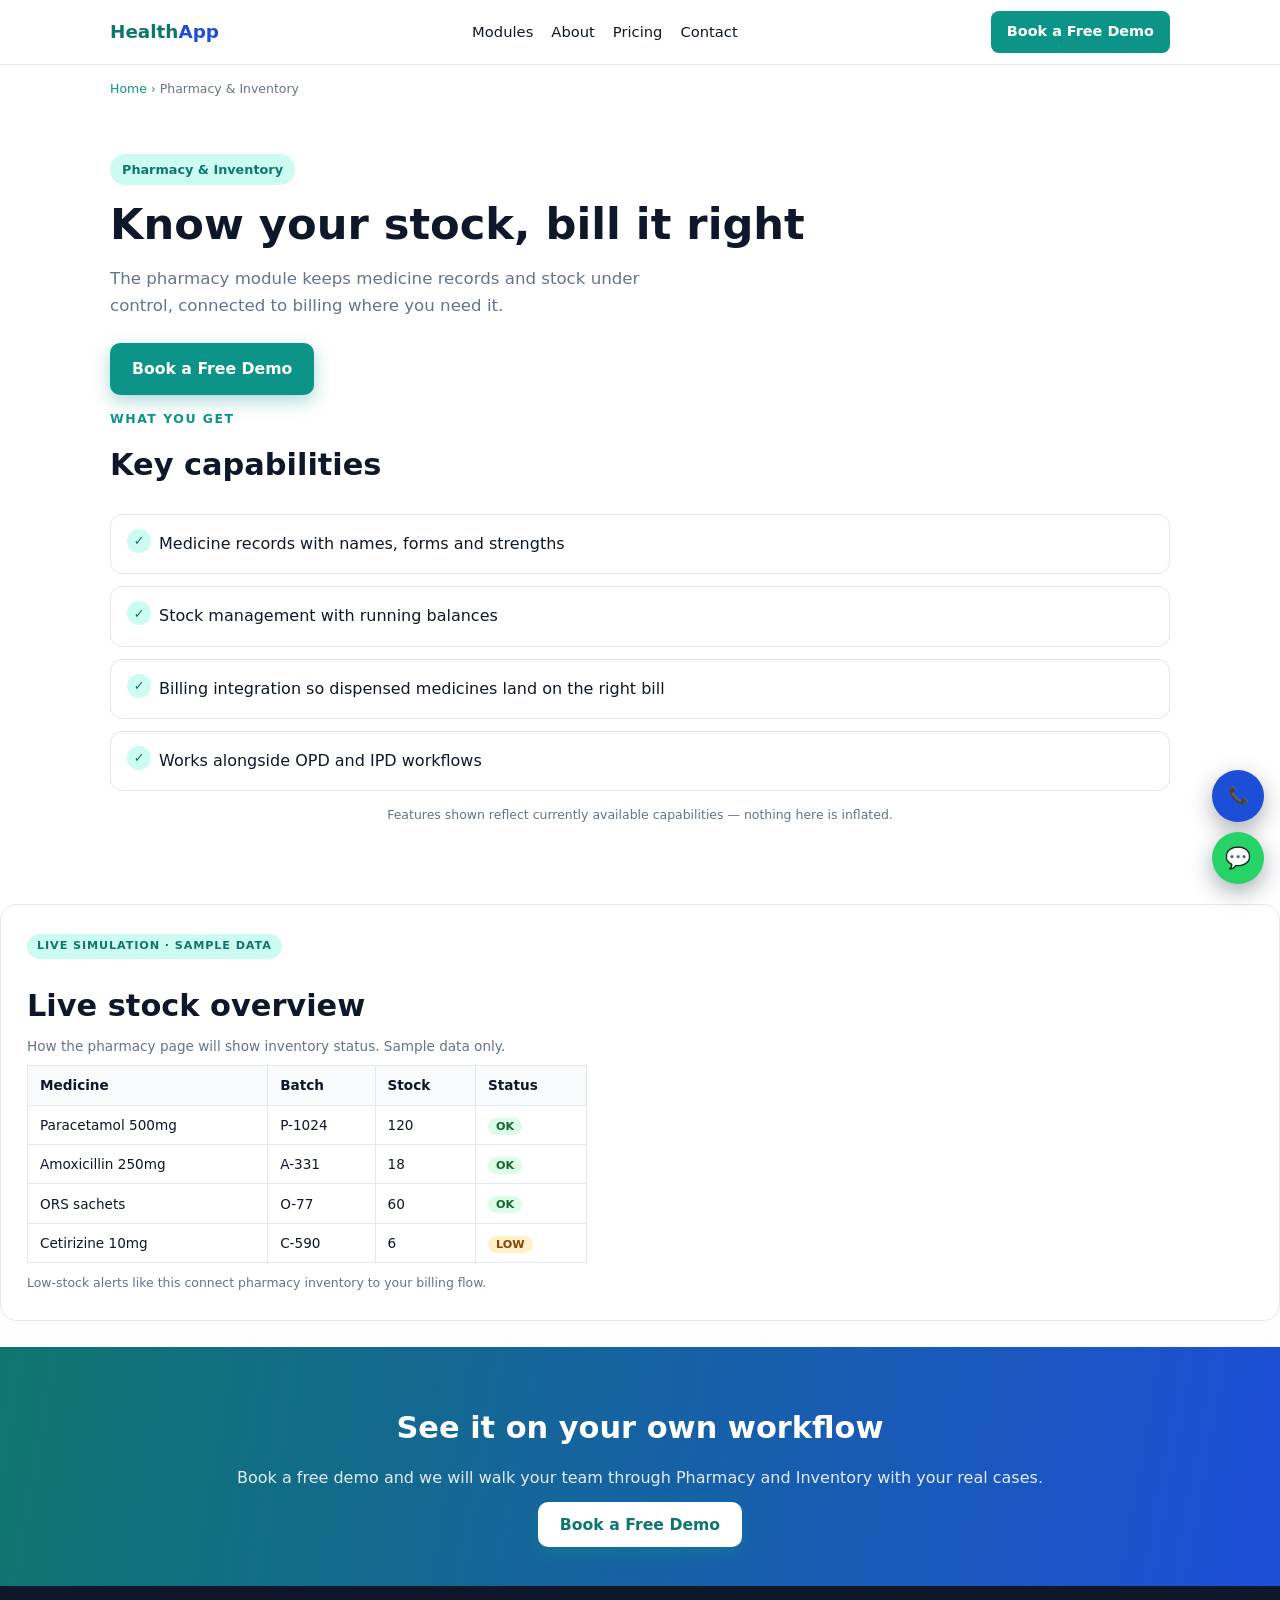
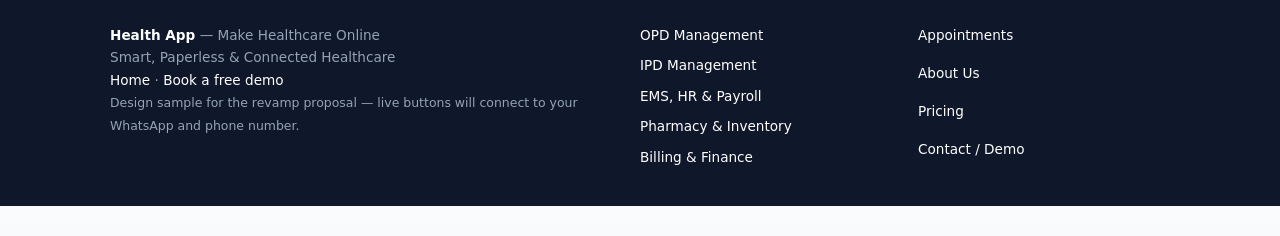
<file: pharmacy.html>
<!DOCTYPE html>
<html lang="en">
<head>
<meta charset="UTF-8">
<meta name="viewport" content="width=device-width, initial-scale=1.0">
<title>Pharmacy &amp; Inventory Management | Health App</title>
<meta name="description" content="Medicine records, stock management and billing integration for hospital and clinic pharmacies.">
<link rel="canonical" href="https://thehealthapp.co.in/pharmacy.html">
<meta property="og:title" content="Pharmacy &amp; Inventory Management | Health App">
<meta property="og:description" content="Medicine records, stock management and billing integration for hospital and clinic pharmacies.">
<meta property="og:type" content="website">
<link rel="stylesheet" href="style.css">

</head>
<body>
<header><nav class="wrap"><a class="logo" href="index.html">Health<span>App</span></a>
<div class="nlinks"><a href="index.html#modules">Modules</a><a href="about.html">About</a><a href="pricing.html">Pricing</a><a href="contact.html">Contact</a></div>
<a class="cta-top" href="contact.html">Book a Free Demo</a></nav></header>
<div class="wrap"><div class="crumbs"><a href="index.html">Home</a> › Pharmacy &amp; Inventory</div></div>
<section class="hero" style="padding-bottom:30px"><div class="wrap">
<span class="badge">Pharmacy &amp; Inventory</span>
<h1>Know your stock, bill it right</h1>
<p class="sub">The pharmacy module keeps medicine records and stock under control, connected to billing where you need it.</p>
<div class="btns"><a class="btn btn-p" href="contact.html">Book a Free Demo</a></div>
</div></div>
<section style="padding-top:10px"><div class="wrap">
<span class="kicker">What you get</span>
<h2>Key capabilities</h2>
<ul class="flist reveal"><li>Medicine records with names, forms and strengths</li><li>Stock management with running balances</li><li>Billing integration so dispensed medicines land on the right bill</li><li>Works alongside OPD and IPD workflows</li></ul>
<p class="note">Features shown reflect currently available capabilities — nothing here is inflated.</p>
</div></section>

<section class="demo-sec reveal"><span class="demo-chip">LIVE SIMULATION · SAMPLE DATA</span>
<h2>Live stock overview</h2><p style="font-size:.85rem;color:var(--mut);margin-bottom:8px">How the pharmacy page will show inventory status. Sample data only.</p>
<div id="stockDemo"></div></section>
<div class="band"><div class="wrap"><h2>See it on your own workflow</h2><p>Book a free demo and we will walk your team through Pharmacy and Inventory with your real cases.</p><a class="btn btn-p" href="contact.html">Book a Free Demo</a></div></div>
<footer><div class="wrap"><div class="fcols">
<div><b>Health App</b> — Make Healthcare Online<br>Smart, Paperless &amp; Connected Healthcare<br><a href="index.html">Home</a> · <a href="contact.html">Book a free demo</a><br><span style="font-size:.78rem">Design sample for the revamp proposal — live buttons will connect to your WhatsApp and phone number.</span></div>
<ul><li><a href="opd.html">OPD Management</a></li><li><a href="ipd.html">IPD Management</a></li><li><a href="ems-hr-payroll.html">EMS, HR &amp; Payroll</a></li><li><a href="pharmacy.html">Pharmacy &amp; Inventory</a></li><li><a href="billing.html">Billing &amp; Finance</a></li></ul><ul><li><a href="appointments.html">Appointments</a></li><li><a href="about.html">About Us</a></li><li><a href="pricing.html">Pricing</a></li><li><a href="contact.html">Contact / Demo</a></li></ul>
</div></div></footer>
<div class="fabwrap"><a class="fab fab-c" href="contact.html" aria-label="Call us">📞</a><a class="fab fab-w" href="contact.html" aria-label="WhatsApp">💬</a></div>
<script src="demo.js"></script>
<script src="nav.js"></script>
</body>
</html>
</file>
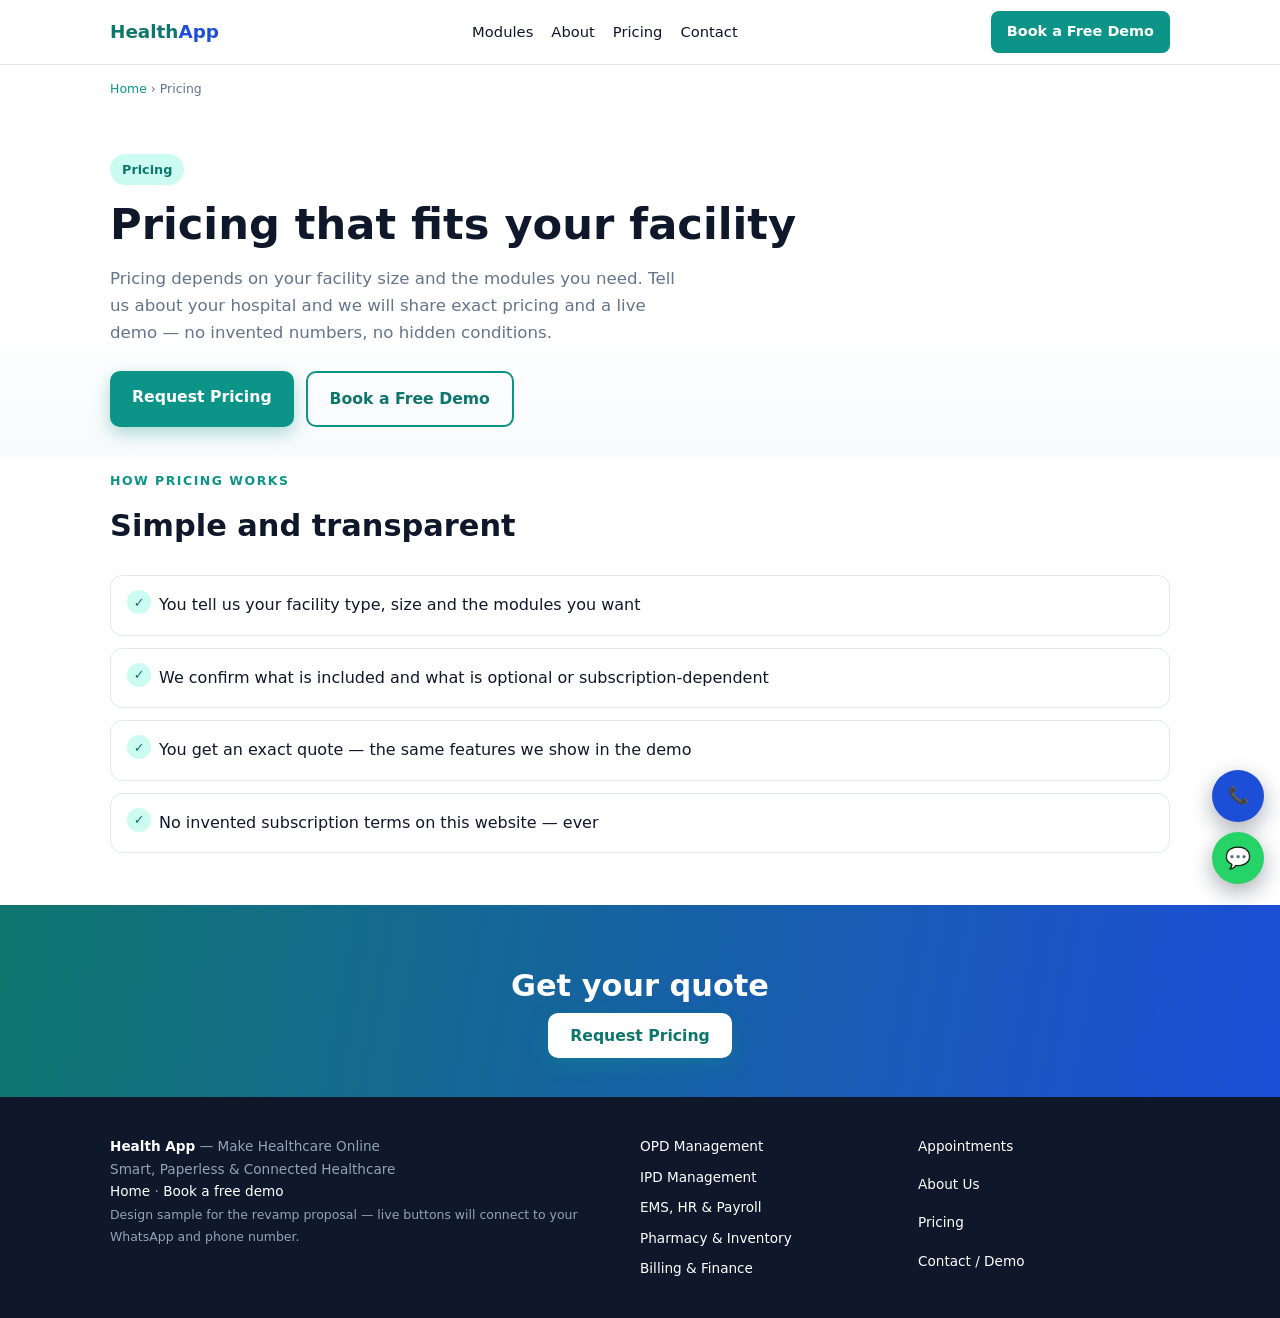
<file: pricing.html>
<!DOCTYPE html>
<html lang="en">
<head>
<meta charset="UTF-8">
<meta name="viewport" content="width=device-width, initial-scale=1.0">
<title>Pricing & Subscription Enquiry | Health App</title>
<meta name="description" content="Request pricing for Health App hospital and clinic management software. Pricing depends on your facility and the modules you need.">
<link rel="canonical" href="https://thehealthapp.co.in/pricing.html">
<meta property="og:title" content="Pricing & Subscription Enquiry | Health App">
<meta property="og:description" content="Request pricing for Health App hospital and clinic management software. Pricing depends on your facility and the modules you need.">
<meta property="og:type" content="website">
<link rel="stylesheet" href="style.css">

</head>
<body>
<header><nav class="wrap"><a class="logo" href="index.html">Health<span>App</span></a>
<div class="nlinks"><a href="index.html#modules">Modules</a><a href="about.html">About</a><a href="pricing.html">Pricing</a><a href="contact.html">Contact</a></div>
<a class="cta-top" href="contact.html">Book a Free Demo</a></nav></header>
<div class="wrap"><div class="crumbs"><a href="index.html">Home</a> › Pricing</div></div>
<section class="hero" style="padding-bottom:30px"><div class="wrap">
<span class="badge">Pricing</span>
<h1>Pricing that fits your facility</h1>
<p class="sub">Pricing depends on your facility size and the modules you need. Tell us about your hospital and we will share exact pricing and a live demo — no invented numbers, no hidden conditions.</p>
<div class="btns"><a class="btn btn-p" href="contact.html">Request Pricing</a><a class="btn btn-o" href="contact.html">Book a Free Demo</a></div>
</div></section>
<section style="padding-top:10px"><div class="wrap">
<span class="kicker">How pricing works</span>
<h2>Simple and transparent</h2>
<ul class="flist reveal"><li>You tell us your facility type, size and the modules you want</li><li>We confirm what is included and what is optional or subscription-dependent</li><li>You get an exact quote — the same features we show in the demo</li><li>No invented subscription terms on this website — ever</li></ul>
</div></section>
<div class="band"><div class="wrap"><h2>Get your quote</h2><a class="btn btn-p" href="contact.html">Request Pricing</a></div></div>
<footer><div class="wrap"><div class="fcols">
<div><b>Health App</b> — Make Healthcare Online<br>Smart, Paperless &amp; Connected Healthcare<br><a href="index.html">Home</a> · <a href="contact.html">Book a free demo</a><br><span style="font-size:.78rem">Design sample for the revamp proposal — live buttons will connect to your WhatsApp and phone number.</span></div>
<ul><li><a href="opd.html">OPD Management</a></li><li><a href="ipd.html">IPD Management</a></li><li><a href="ems-hr-payroll.html">EMS, HR &amp; Payroll</a></li><li><a href="pharmacy.html">Pharmacy &amp; Inventory</a></li><li><a href="billing.html">Billing &amp; Finance</a></li></ul><ul><li><a href="appointments.html">Appointments</a></li><li><a href="about.html">About Us</a></li><li><a href="pricing.html">Pricing</a></li><li><a href="contact.html">Contact / Demo</a></li></ul>
</div></div></footer>
<div class="fabwrap"><a class="fab fab-c" href="contact.html" aria-label="Call us">📞</a><a class="fab fab-w" href="contact.html" aria-label="WhatsApp">💬</a></div>
<script src="nav.js"></script>
</body>
</html>
</file>
<file: style.css>
:root{--teal:#0d9488;--teal-d:#0f766e;--blue:#1d4ed8;--ink:#0f172a;--mut:#64748b;--bg:#f8fafc}
*{margin:0;padding:0;box-sizing:border-box}
html{scroll-behavior:smooth}
body{font-family:system-ui,-apple-system,"Segoe UI",Roboto,sans-serif;color:var(--ink);line-height:1.65;background:#fff}
.wrap{max-width:1100px;margin:0 auto;padding:0 20px}
header{position:sticky;top:0;background:rgba(255,255,255,.96);backdrop-filter:blur(8px);border-bottom:1px solid #e2e8f0;z-index:50}
nav{display:flex;align-items:center;justify-content:space-between;height:64px;gap:12px}
.logo{font-weight:800;font-size:1.15rem;color:var(--teal-d);text-decoration:none;white-space:nowrap}
.logo span{color:var(--blue)}
.nlinks{display:flex;gap:18px;align-items:center}
.nlinks a{color:var(--ink);text-decoration:none;font-size:.92rem;white-space:nowrap}
@media(max-width:720px){.nlinks{display:none}}
.cta-top{background:var(--teal);color:#fff;padding:9px 16px;border-radius:8px;text-decoration:none;font-weight:600;font-size:.9rem;white-space:nowrap}
.crumbs{padding:14px 0 2px;font-size:.78rem;color:var(--mut)}
.crumbs a{color:var(--teal);text-decoration:none}
h1{font-size:clamp(1.7rem,5vw,2.7rem);line-height:1.2;font-weight:800}
h1 em,.hero h1 em{color:var(--teal);font-style:normal}
h2{font-size:clamp(1.35rem,4vw,1.9rem);margin:8px 0 12px}
h3{font-size:1.05rem;margin-bottom:6px}
.lead{color:var(--mut);max-width:680px}
section{padding:52px 0}
.hero{padding:52px 0 44px;background:linear-gradient(180deg,#fff 60%,var(--bg))}
.badge{display:inline-block;background:#ccfbf1;color:var(--teal-d);font-size:.8rem;font-weight:700;padding:5px 12px;border-radius:99px;margin-bottom:14px}
.sub{color:var(--mut);margin:14px 0 24px;max-width:580px;font-size:1.04rem}
.btns{display:flex;flex-wrap:wrap;gap:12px}
.btn{padding:13px 22px;border-radius:10px;font-weight:700;text-decoration:none;font-size:.98rem}
.btn-p{background:var(--teal);color:#fff;box-shadow:0 6px 18px rgba(13,148,136,.35)}
.btn-w{background:#25d366;color:#fff}
.btn-o{border:2px solid var(--teal);color:var(--teal-d)}
.kicker{color:var(--teal);font-weight:700;font-size:.78rem;letter-spacing:.12em;text-transform:uppercase}
.grid{display:grid;gap:16px;margin-top:30px;grid-template-columns:repeat(auto-fit,minmax(250px,1fr))}
.card{border:1px solid #e2e8f0;border-radius:14px;padding:22px;background:#fff;transition:transform .15s,box-shadow .15s;text-decoration:none;color:var(--ink);display:block}
.card:hover{transform:translateY(-3px);box-shadow:0 14px 34px rgba(15,23,42,.09)}
.card .ico{width:42px;height:42px;border-radius:10px;display:grid;place-items:center;font-size:1.2rem;margin-bottom:12px}
.card p{color:var(--mut);font-size:.92rem}
.card .go{color:var(--teal);font-weight:700;font-size:.85rem;margin-top:8px;display:inline-block}
.flist{list-style:none;margin-top:24px;display:grid;gap:12px}
.flist li{background:#fff;border:1px solid #e2e8f0;border-radius:12px;padding:16px 16px 16px 48px;position:relative}
.flist li:before{content:"✓";position:absolute;left:16px;top:14px;width:24px;height:24px;background:#ccfbf1;color:var(--teal-d);border-radius:50%;display:grid;place-items:center;font-weight:800;font-size:.8rem}
.steps{display:grid;gap:16px;margin-top:28px;grid-template-columns:repeat(auto-fit,minmax(200px,1fr))}
.step{background:var(--bg);border-radius:14px;padding:20px}
.step b{color:var(--teal);font-size:.8rem;display:block;margin-bottom:6px}
.faq{margin-top:26px;display:grid;gap:10px}
.faq details{background:#fff;border:1px solid #e2e8f0;border-radius:12px;padding:16px 18px}
.faq summary{font-weight:700;cursor:pointer;font-size:.98rem}
.faq p{color:var(--mut);font-size:.92rem;margin-top:10px}
.band{background:linear-gradient(100deg,var(--teal-d),var(--blue));color:#fff;padding:48px 0;text-align:center}
.band h2{color:#fff}
.band p{opacity:.88;margin-bottom:20px}
.band .btn-p{background:#fff;color:var(--teal-d)}
form{max-width:640px;margin:26px auto 0;text-align:left;background:#fff;border:1px solid #e2e8f0;border-radius:14px;padding:24px}
.frow{display:grid;gap:14px;grid-template-columns:1fr}
@media(min-width:640px){.frow{grid-template-columns:1fr 1fr}.frow .full{grid-column:1/-1}}
label{font-size:.8rem;font-weight:700;color:var(--ink)}
input,select,textarea{width:100%;padding:11px;border:1px solid #cbd5e1;border-radius:8px;margin-top:5px;font:inherit;font-size:.95rem;background:#fff}
.hp{position:absolute;left:-9999px;opacity:0}
button.send{margin-top:16px;width:100%;background:var(--teal);color:#fff;border:0;padding:14px;border-radius:10px;font-weight:700;font-size:1rem}
.fine{font-size:.74rem;color:var(--mut);margin-top:10px}
.okmsg{display:none;text-align:center;background:#dcfce7;border:1px solid #86efac;padding:18px;border-radius:12px;margin-top:18px;font-weight:600;color:#166534}
footer{background:#0f172a;color:#94a3b8;padding:38px 0;font-size:.85rem}
footer b,footer a{color:#fff}
footer a{text-decoration:none}
.fcols{display:grid;gap:26px;grid-template-columns:1fr}
@media(min-width:760px){.fcols{grid-template-columns:2fr 1fr 1fr}}
.fcols ul{list-style:none;display:grid;gap:8px}
.fabwrap{position:fixed;right:16px;bottom:16px;display:grid;gap:10px;z-index:60}
.fab{width:52px;height:52px;border-radius:50%;display:grid;place-items:center;box-shadow:0 8px 22px rgba(15,23,42,.35);text-decoration:none;font-size:1.3rem;color:#fff}
.fab-w{background:#25d366}
.fab-c{background:var(--blue);font-size:1.05rem}
.reveal{opacity:0;transform:translateY(14px);transition:opacity .5s ease,transform .5s ease}
.reveal.in{opacity:1;transform:none}
@media(prefers-reduced-motion:reduce){.reveal{opacity:1;transform:none;transition:none}.card:hover{transform:none}}
.note{text-align:center;color:var(--mut);font-size:.78rem;margin-top:14px}
.mock{margin-top:34px;background:#fff;border:1px solid #e2e8f0;border-radius:16px;box-shadow:0 24px 60px rgba(15,23,42,.12);overflow:hidden}
.mock-body{display:grid;gap:12px;padding:22px;grid-template-columns:repeat(2,1fr)}
@media(min-width:700px){.mock-body{grid-template-columns:repeat(4,1fr)}}
.mock-card{border:1px solid #e2e8f0;border-radius:10px;padding:14px;background:#fff}
.mock-card b{display:block;font-size:.8rem}
.mock-card i{display:block;height:8px;background:#e2e8f0;border-radius:4px;margin-top:8px}
.mock-card i:nth-child(3){width:60%}
.mock-head{background:linear-gradient(90deg,var(--teal),var(--blue));height:14px;border-radius:7px;margin-bottom:12px;opacity:.9}

/* ---- simulated feature previews ---- */
.demo-sec{background:#fff;border:1px solid #e2e8f0;border-radius:16px;padding:26px;margin:26px 0}
.demo-sec h2{margin-bottom:4px}
.demo-chip{display:inline-block;font-size:.7rem;letter-spacing:.08em;background:#ccfbf1;color:#0f766e;padding:3px 10px;border-radius:99px;margin-bottom:14px;font-weight:700}
.demo-tick{font-size:.78rem;color:var(--mut);margin-top:10px}
.tok-card{display:inline-block;width:100%;max-width:240px;background:var(--bg);border:1px solid #e2e8f0;border-radius:12px;padding:14px;margin:8px 10px 8px 0;vertical-align:top}
.tok-top{display:flex;justify-content:space-between;align-items:center}
.dot{width:9px;height:9px;border-radius:50%;background:#16a34a;display:inline-block}
.dot.on{animation:pulse 2s infinite}
@keyframes pulse{50%{opacity:.35}}
.tok-spec{display:block;font-size:.75rem;color:var(--mut);margin:2px 0 8px}
.tok-now{font-size:.95rem}
.tok-meta{font-size:.8rem;color:var(--mut);margin-top:6px}
.floor-name{font-weight:700;margin:10px 0 8px;font-size:.9rem}
.bed{display:inline-block;width:44px;height:34px;border-radius:8px;margin:0 6px 6px 0;text-align:center;line-height:34px;font-size:.72rem;font-weight:700}
.bed.available{background:#ccfbf1;color:#0f766e}
.bed.occupied{background:#0f172a;color:#fff}
.bed.cleaning{background:#fef3c7;color:#92400e}
.legend span{font-size:.75rem;margin-right:14px}
.book-form{max-width:460px;display:flex;flex-direction:column;gap:10px}
.book-form label,.inv label{font-size:.8rem;font-weight:600;color:var(--ink);display:flex;flex-direction:column;gap:4px}
.book-form input,.book-form select,.book-form input[type=date]{padding:9px 10px;border:1px solid #cbd5e1;border-radius:8px;font-size:.9rem}
.slots{display:flex;flex-wrap:wrap;gap:6px}
.slot{padding:7px 12px;border:1px solid #cbd5e1;background:#fff;border-radius:8px;font-size:.82rem;cursor:pointer}
.slot.sel{background:var(--teal);color:#fff;border-color:var(--teal)}
.confirm-card{margin-top:16px;background:#f0fdf4;border:1px solid #86efac;border-radius:12px;padding:16px;max-width:460px}
.confirm-card p{margin-top:6px;font-size:.9rem}
.inv{max-width:420px;border:1px solid #e2e8f0;border-radius:12px;padding:16px}
.inv-line{display:flex;justify-content:space-between;padding:7px 0;border-bottom:1px dashed #e2e8f0;font-size:.88rem}
.inv-total{border-top:2px solid var(--ink);border-bottom:none;font-weight:700}
.inv .gst{flex-direction:row;align-items:center;gap:6px;margin-top:10px;font-size:.82rem}
.punch{display:flex;align-items:center;gap:16px;flex-wrap:wrap}
#clock{font-variant-numeric:tabular-nums;font-size:1.1rem;font-weight:700}
.att-log{list-style:none;margin-top:12px;font-size:.85rem;color:var(--mut)}
.att-log li{padding:3px 0}
table.stock{border-collapse:collapse;max-width:560px;width:100%}
table.stock th,table.stock td{border:1px solid #e2e8f0;padding:8px 12px;font-size:.85rem;text-align:left}
table.stock th{background:var(--bg)}
.st{font-size:.7rem;font-weight:800;padding:2px 8px;border-radius:99px}
.st.ok{background:#dcfce7;color:#166534}
.st.low{background:#fef3c7;color:#92400e}
.st.out{background:#fee2e2;color:#991b1b}
</file>
